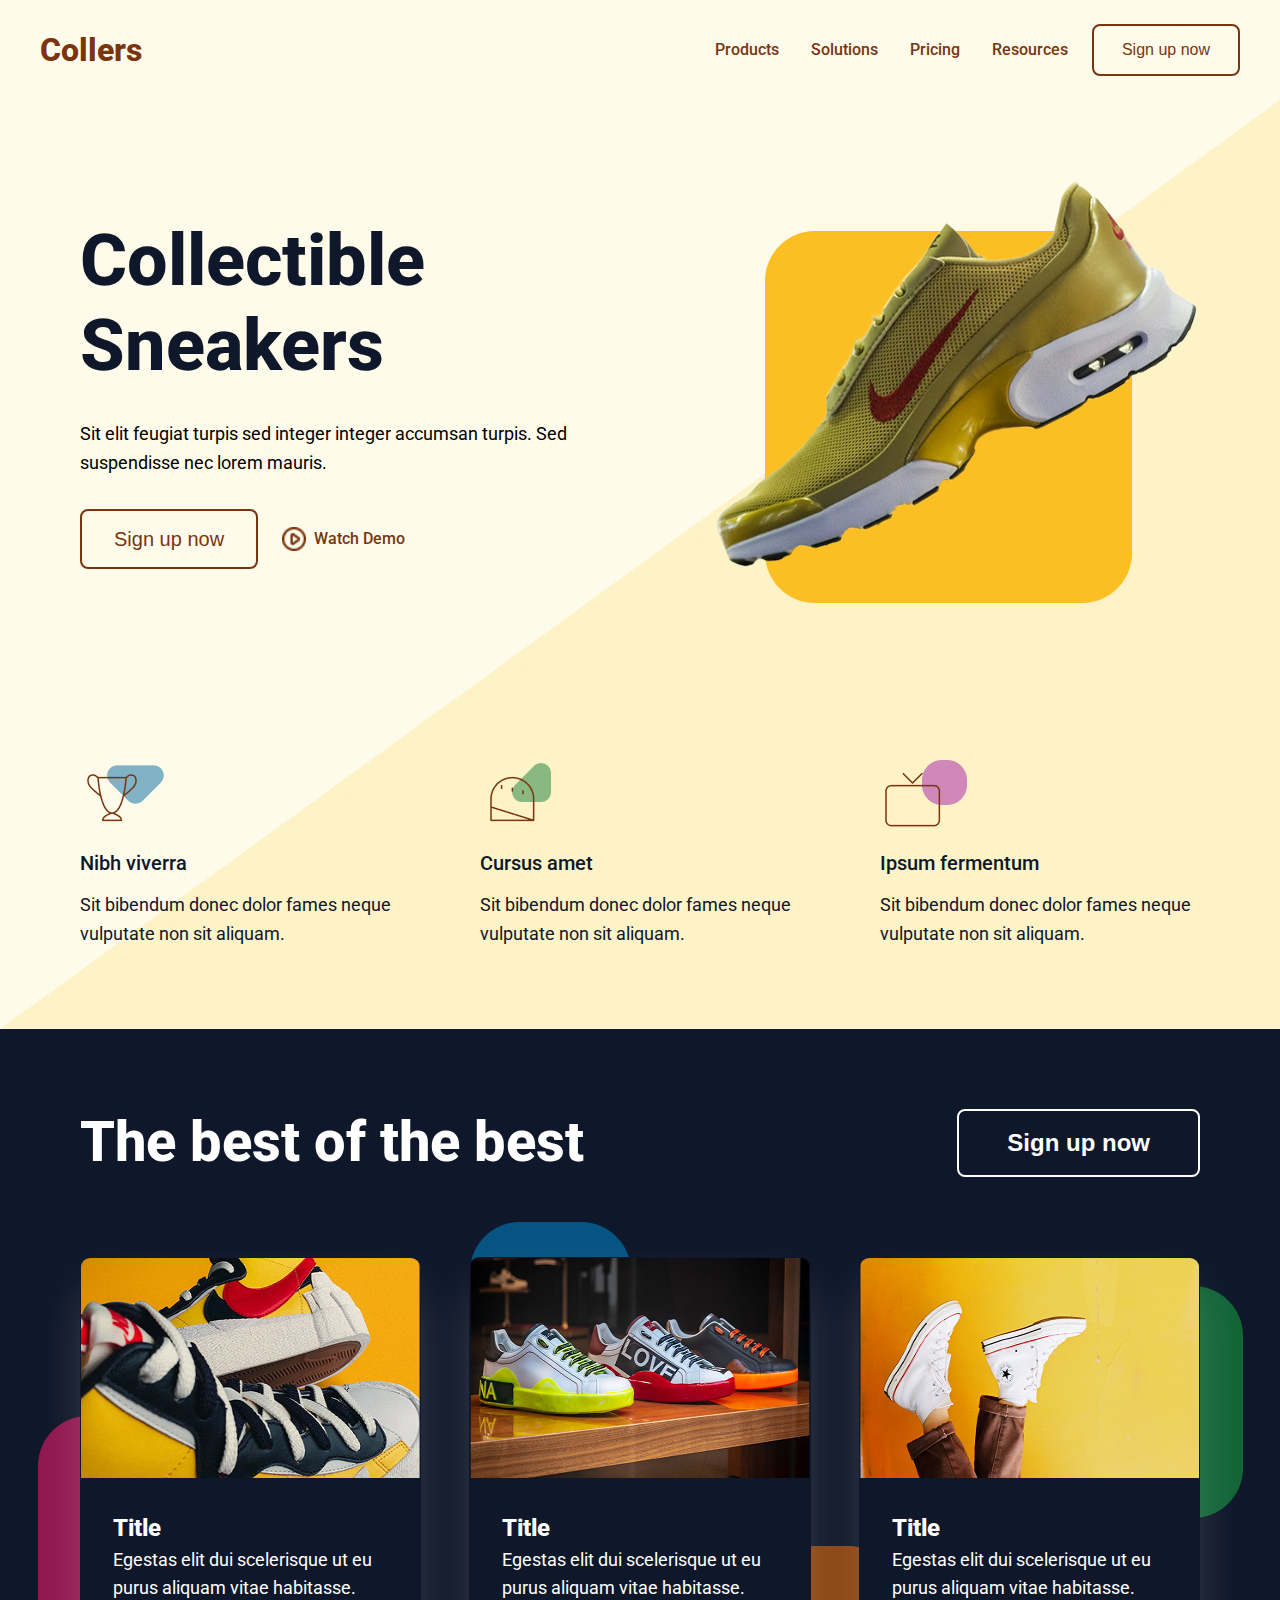
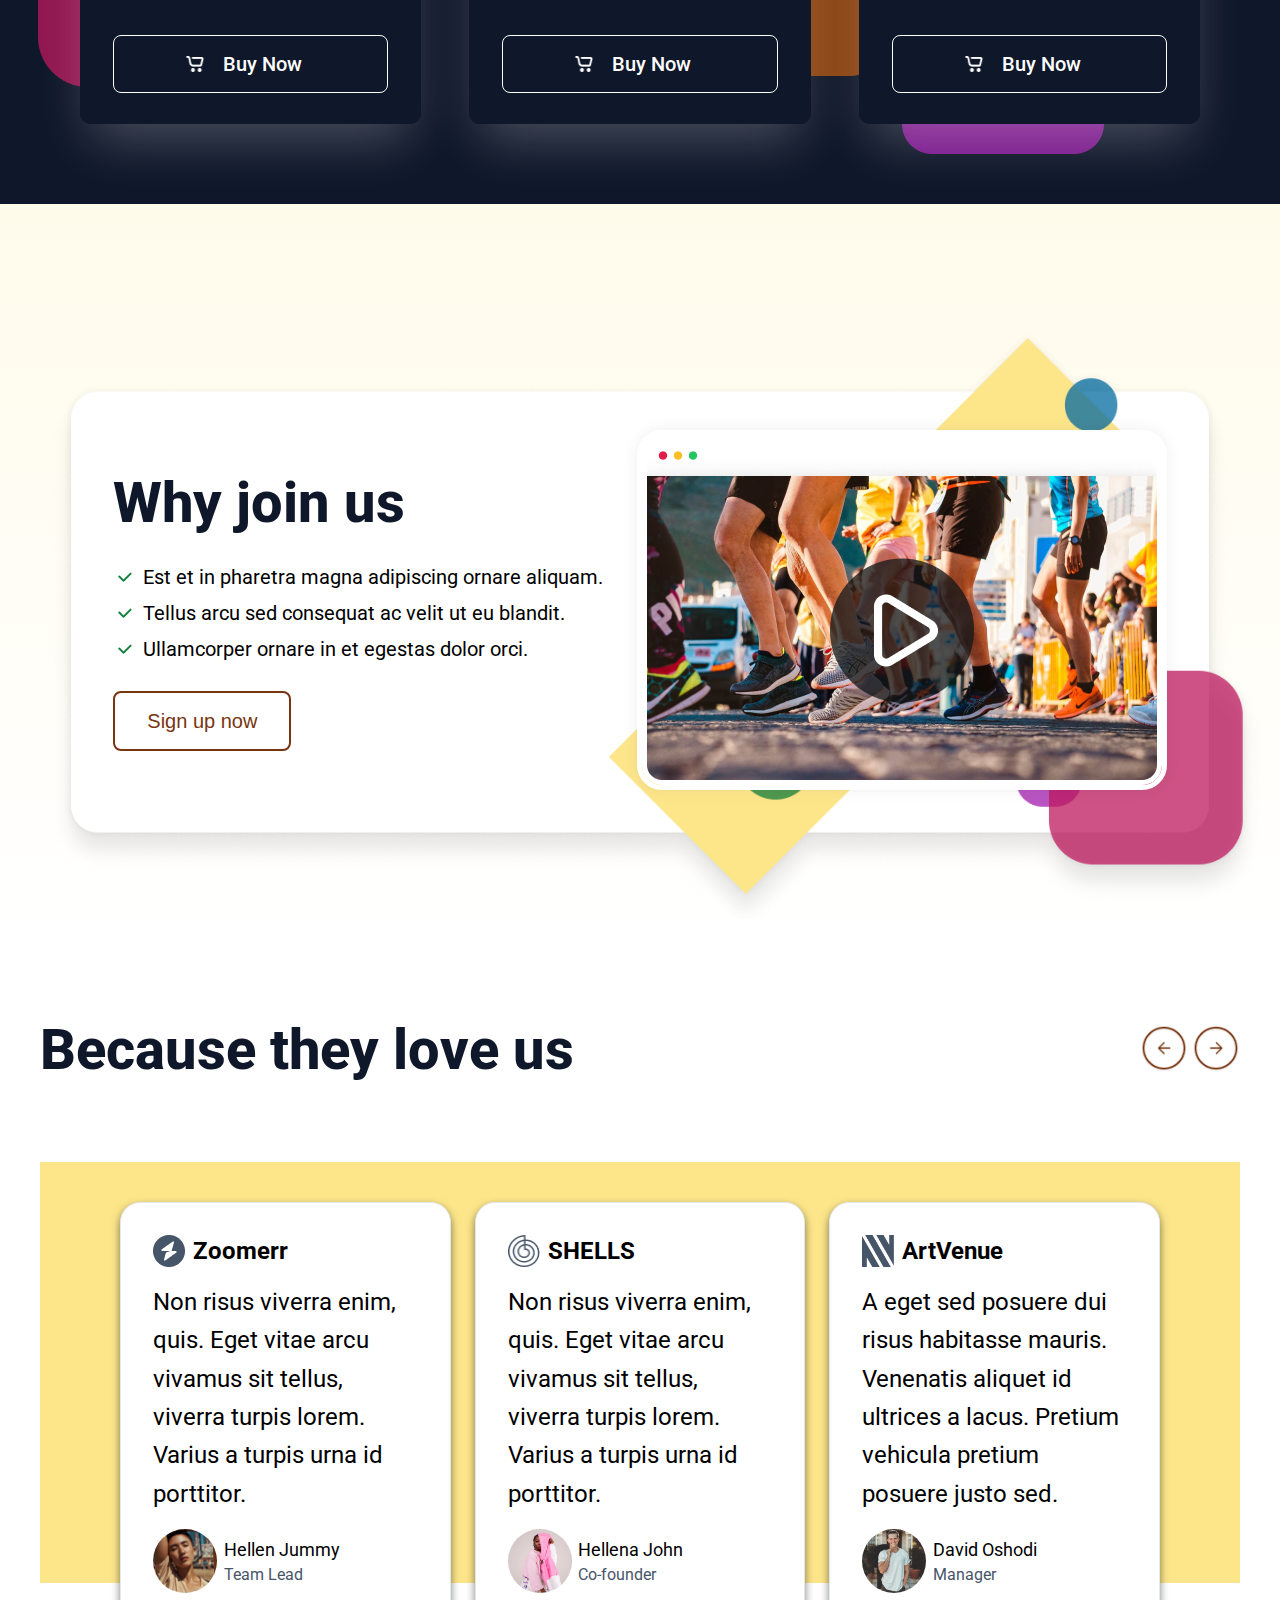
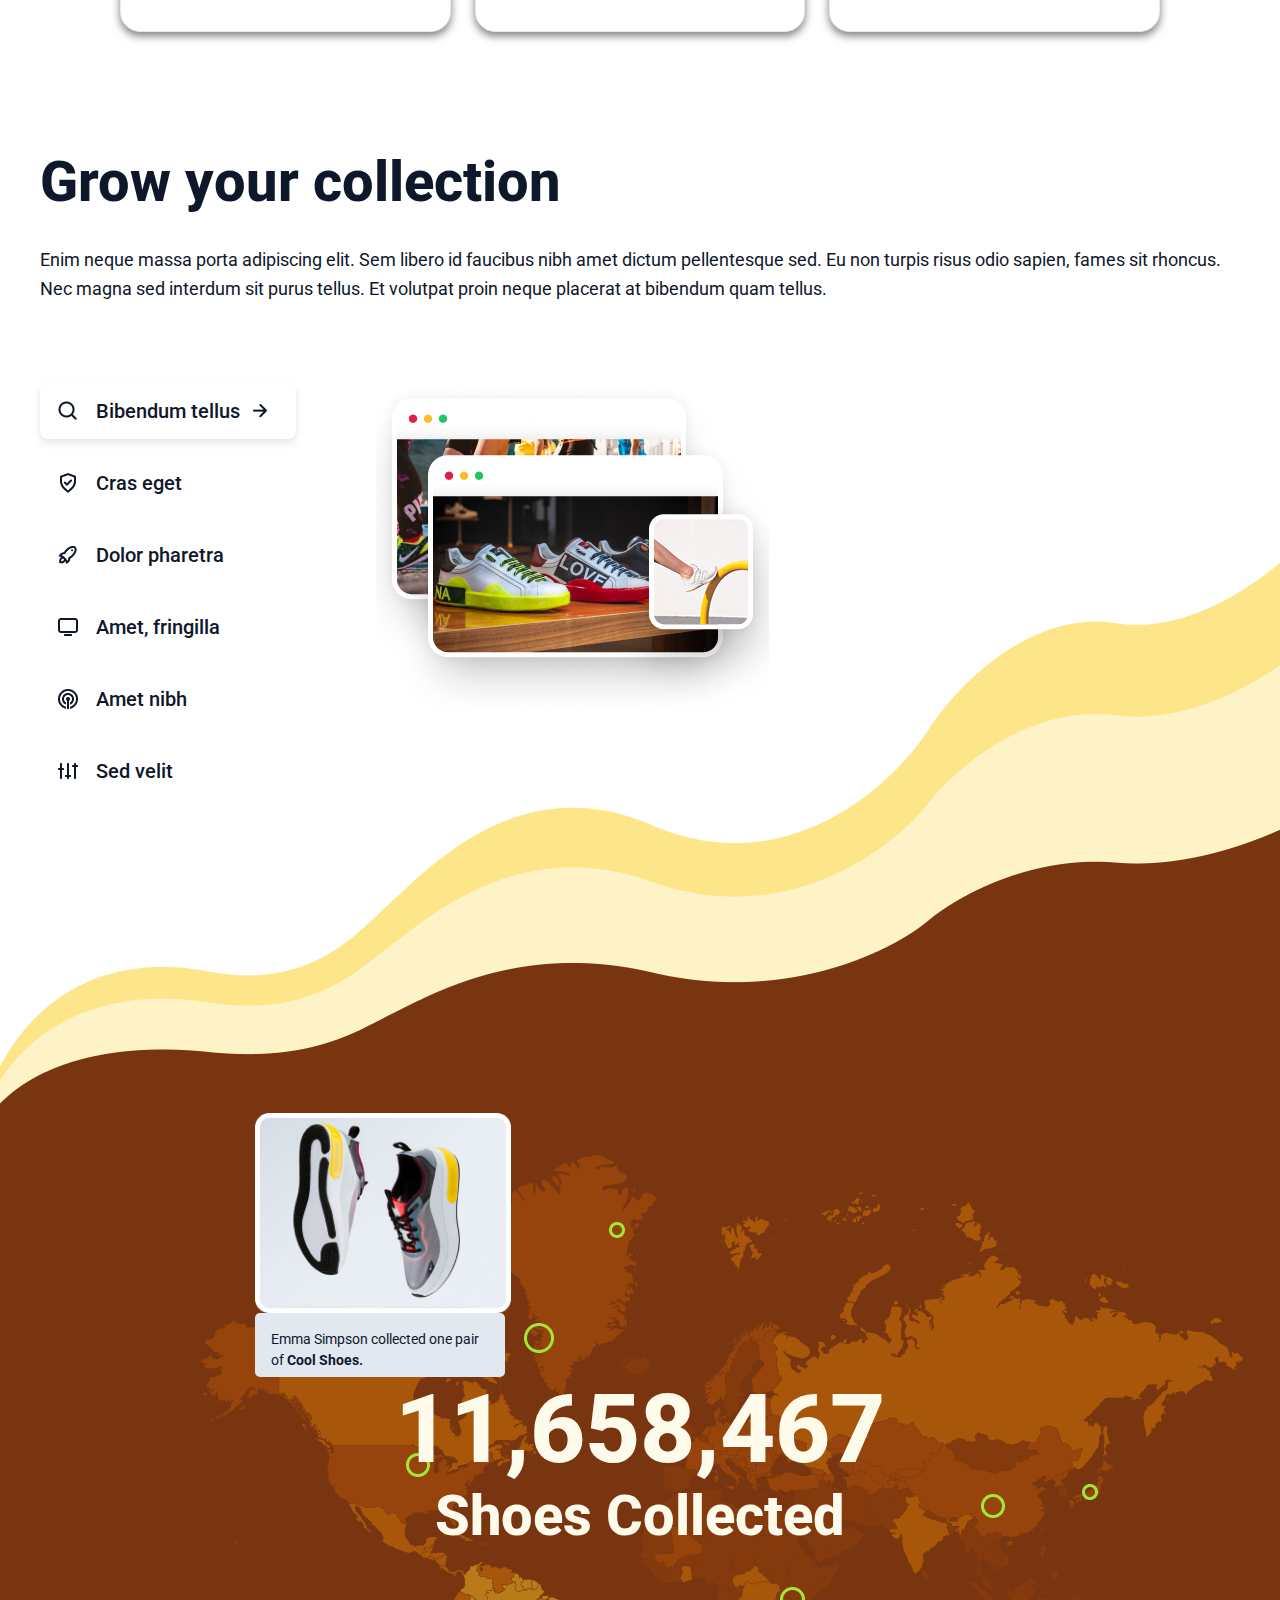
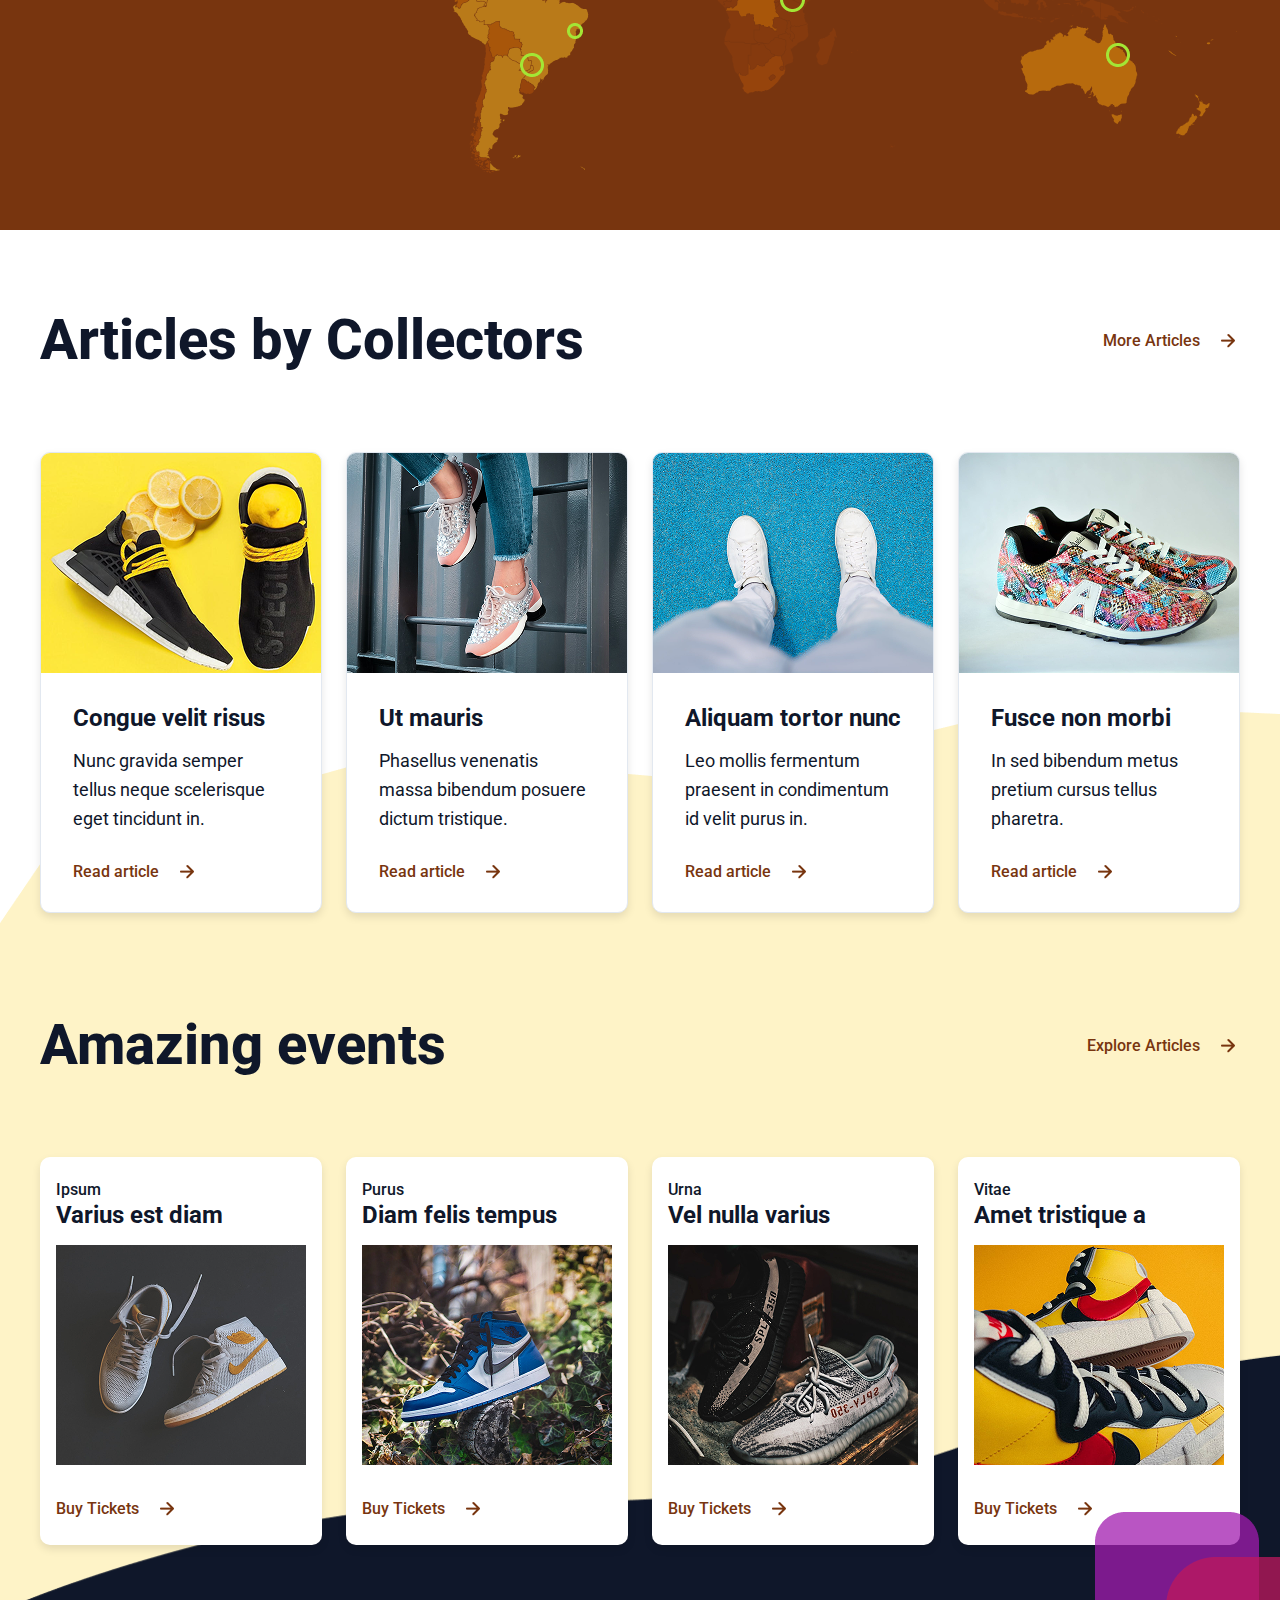
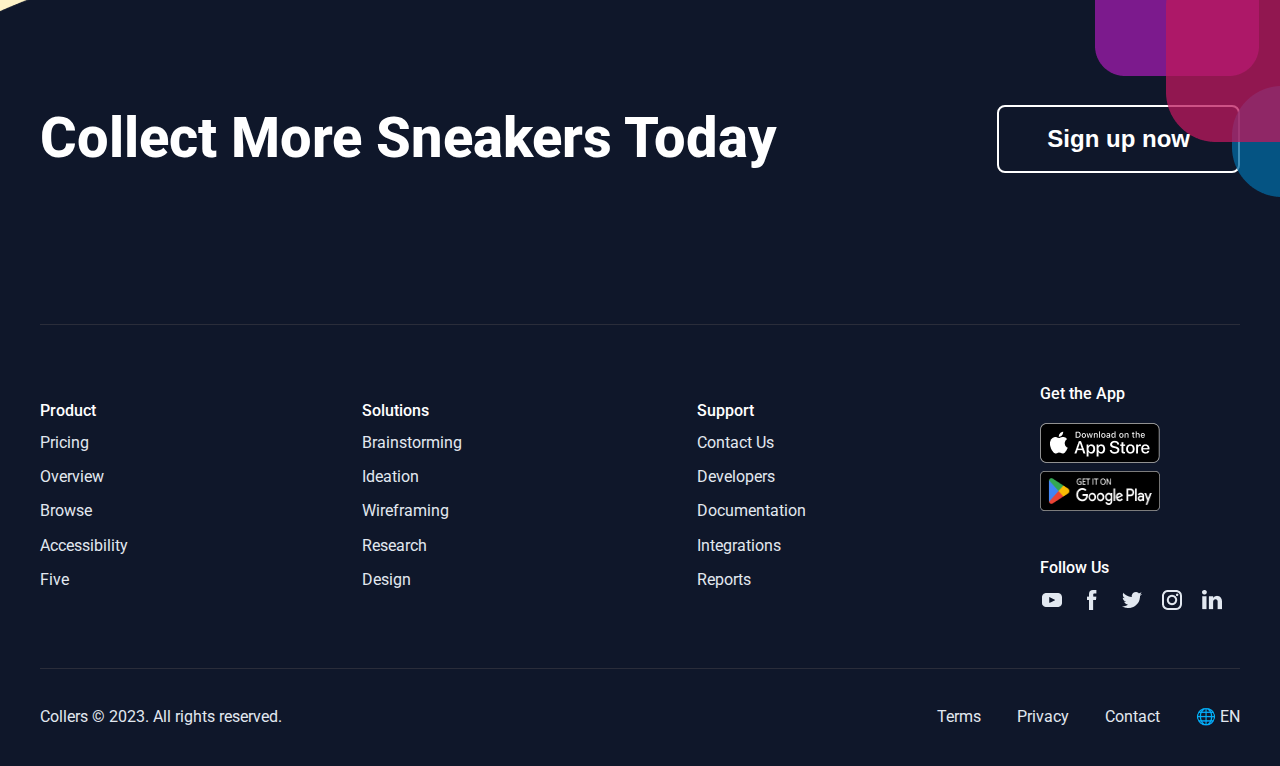
<file: index.html>
<!DOCTYPE html>
<html lang="en">

<head>
  <!-- Meta tags và liên kết -->
  <meta charset="UTF-8" />
  <meta name="viewport" content="width=device-width, initial-scale=1.0" />
  <title>Collectible Sneakers</title>

  <!-- Google Fonts -->
  <link href="https://fonts.googleapis.com/css2?family=Roboto:ital,wght@0,100..900;1,100..900&display=swap"
    rel="stylesheet">

  <!-- Font Awesome -->
  <link rel="stylesheet" href="https://cdnjs.cloudflare.com/ajax/libs/font-awesome/6.5.0/css/all.min.css">

  <!-- CSS -->
  <link rel="stylesheet" href="./assets/css/styles.css" />
  <link rel="stylesheet" href="./assets/css/grid.css" />
  <link rel="stylesheet" href="./assets/css/responsive.css" />

</head>

<body>

  <!-- Navbar -->
  <nav class="navbar">
    <div class="grid wide">
      <div class="navbar__container">
        <div class="navbar__logo">Collers</div>
        <img src="./assets/icon/navbar/menu-scale.png" class="" alt="">
        <ul class="navbar__links">
          <li><a href="#">Products</a></li>
          <li><a href="#">Solutions</a></li>
          <li><a href="#">Pricing</a></li>
          <li><a href="#">Resources</a></li>
          <button class="btn"><a href="#">Sign up now</a></button>
        </ul>
      </div>
      </div>


  </nav>

  <section class="hero-wrapper">
    <!-- Hero Section -->
    <div class="hero">
      <div class="grid wide">
        <div class="hero__container">
          <div class="hero__text  ">
            <h2>Collectible Sneakers</h2>
            <p>Sit elit feugiat turpis sed integer integer accumsan turpis. Sed suspendisse nec lorem mauris.</p>
            <div class="hero__button">
              <button class="btn"><a href="#">Sign up now</a></button>
              <a href="#" class="hero__watch">
                <img src="./assets/icon/hero/Play.png" class="hero__watch--icon" alt="Watch Icon">
                <span>Watch Demo</span>
              </a>
            </div>
          </div>
          <div class="hero__image">
            <img src="./assets/images/hero/HeroShoes.png" alt="Hero Image">
          </div>
  
          <div class="hero__image--mobile">
            <img src="./assets/images/hero/Pexels Photo by Ray Piedra.png" alt="Hero Image">
            <img src="./assets/images/hero/RectangleYellow.png" alt="Hero Image" >
          </div>
        </div>
      
      </div>
    </div>

    <!-- Features Section -->
    <div class="features">
      <div class="grid wide">
        <div class="features__container">
          <div class="feature">
            <!-- <img src="./assets/icon/feature/Group1525.png" alt="Overlay" class="feature__image-1"> -->
             <div class="feature__image-cup">
               <img src="./assets/icon/feature/Icon.png" alt="">
             </div>
            <h3>Nibh viverra</h3>
            <p>Sit bibendum donec dolor fames neque vulputate non sit aliquam.</p>
          </div>
          <div class="feature">
            <!-- <img src="./assets/icon/feature/Group1526.png" alt="Overlay"  class="feature__image-2"> -->
            <div class="feature__image-hamburger">
              <img src="./assets/icon/feature/Icon (1).png" alt="">
            </div>
            <h3>Cursus amet</h3>
            <p>Sit bibendum donec dolor fames neque vulputate non sit aliquam.</p>
          </div>
          <div class="feature">
            <!-- <img src="./assets/icon/feature/Group1527.png" alt="Overlay" class="feature__image-2"/> -->
             <div class="feature__image-tivi">
               <img src="./assets/icon/feature/Icon (2).png" alt="">
             </div>
            <h3>Ipsum fermentum</h3>
            <p>Sit bibendum donec dolor fames neque vulputate non sit aliquam.</p>
          </div>
        </div>
  
      </div>
    </div>
  </section>


  <!-- The Best Section -->
  <section class="the-best">
    <!-- Background Rectangles -->
    <img src="./assets/icon/the-best/Rectangle 26.png" alt="" class="rectangle-26">
    <img src="./assets/icon/the-best/Rectangle 25.png" alt="" class="rectangle-25">
    <img src="./assets/icon/the-best/Rectangle 27.png" alt="" class="rectangle-27">
    <img src="./assets/icon/the-best/Rectangle 25 (1).png" alt="" class="rectangle-251">
    <img src="./assets/icon/the-best/Rectangle 26 (1).png" alt="" class="rectangle-261">

    <!-- Section Header -->
     <div class="grid wide">
      <div class="the-best__header">
        <h2>The best of the best</h2>
        <button class="the-best__header--button">Sign up now</button>
      </div>
     </div>
    

    <!-- Product Cards -->
    <div class="container the-best__container">
      <!-- Card 1 -->
      <div class="the-best__card">
        <img src="./assets/images/the-best/Picture.png" alt="Sneaker 1">
        <div class="the-best__card-content">
          <h3 class="the-best__card-title">Title</h3>
          <p class="the-best__card-description">Egestas elit dui scelerisque ut eu purus aliquam vitae habitasse.</p>
        </div>
        <div class="the-best__card-layout">
          <div class="the-best__card-button">
            <img src="./assets/icon/the-best/shopping-cart.png" alt="">
            <a href="#" class="">Buy Now</a>
          </div>
        </div>
      </div>

      <!-- Card 2 -->
      <div class="the-best__card">
        <img src="./assets/images/the-best/Picture (1).png" alt="Sneaker 2">
        <div class="the-best__card-content">
          <h3 class="the-best__card-title">Title</h3>
          <p class="the-best__card-description">Egestas elit dui scelerisque ut eu purus aliquam vitae habitasse.</p>
        </div>
        <div class="the-best__card-layout">
          <div class="the-best__card-button">
            <img src="./assets/icon/the-best/shopping-cart.png" alt="">
            <a href="#" class="">Buy Now</a>
          </div>
        </div>
      </div>

      <!-- Card 3 -->
      <div class="the-best__card">
        <img src="./assets/images/the-best/Picture (2).png" alt="Sneaker 3">
        <div class="the-best__card-content">
          <h3 class="the-best__card-title">Title</h3>
          <p class="the-best__card-description">Egestas elit dui scelerisque ut eu purus aliquam vitae habitasse.</p>
        </div>
        <div class="the-best__card-layout">
          <div class="the-best__card-button">
            <img src="./assets/icon/the-best/shopping-cart.png" alt="">
            <a href="#" class="">Buy Now</a>
          </div>
        </div>
      </div>
    </div> 
  </section>

  <!-- Why Join Section -->
  <section class="why-join">
    <img src="./assets/icon/why-join/mobile/Rectangle 30 (1).png" alt="" class="rectangle-301">
    <img src="./assets/icon/why-join/mobile/Rectangle 25 (3).png" alt="" class="rectangle-253"> 
    <img src="./assets/icon/why-join/mobile/Rectangle 28 (1).png" alt="" class="rectangle-281">
    <img src="./assets/icon/why-join/mobile/Rectangle 29 (1).png" alt="" class="rectangle-291">
    <img src="./assets/icon/why-join/mobile/Rectangle 26 (3).png" alt="" class="rectangle-263">
    <img src="./assets/icon/why-join/mobile/Rectangle 27 (1).png" alt="" class="rectangle-271">


    <div class="why-join__container">
      <!-- Left Content -->
      <div class="why-join__content">
        <h2>Why join us</h2>
        <ul>
          <li>
            <img src="./assets/icon/why-join/check.png" alt="Check Icon" class="why-join__icon">
            <span>Est et in pharetra magna adipiscing ornare aliquam.</span>
          </li>
          <li>
            <img src="./assets/icon/why-join/check.png" alt="Check Icon" class="why-join__icon">
            <span>Tellus arcu sed consequat ac velit ut eu blandit.</span>
          </li>
          <li>
            <img src="./assets/icon/why-join/check.png" alt="Check Icon" class="why-join__icon">
            <span>Ullamcorper ornare in et egestas dolor orci.</span>
          </li>
        </ul>
        <button class="btn"><a href="#">Sign up now</a></button>
      </div>

      <!-- Right Video/Image -->
      <div class="why-join__video">
        <img src="./assets/images/why-join/Video.png" alt="Video preview">
      </div>
    </div>
  </section>

  <!-- Because They Love Us Section -->
  <section class="because">
    <!-- Section Header -->
    <div class="because__header  container">
      <h2>Because they love us</h2>
      <div class="because__header-icon">
        <img src="./assets/icon/because/arrow-left.png" alt="" class="because-icon">
        <img src="./assets/icon/because/arrow-right.png" alt="" class="because-icon">
      </div>
    </div>

    <!-- Testimonial Cards -->
    <div class="because__container  grid wide">
      <!-- Card 1 -->
      <div class="because-card">
        <div class="because-card__header">
          <img src="./assets/icon/because/Icon1.png" alt="Logo" class="because-card__image">
          <h3 class="because-card__title">Zoomerr</h3>
        </div>
        <p class="because-card__description">Non risus viverra enim, quis. Eget vitae arcu vivamus sit tellus, viverra
          turpis lorem. Varius a turpis urna id porttitor.</p>
        <div class="because-card__user">
          <img src="./assets/avatar/558cb79ef83fbd49cdf87134bb331c6a7d3a9eaa.jpg" alt="Hellena Jummy">
          <div class="because-card__user-info">
            <p>Hellen Jummy</p>
            <span>Team Lead</span>
          </div>
        </div>
      </div>

      <!-- Card 2 -->
      <div class="because-card">
        <div class="because-card__header">
          <img src="./assets/icon/because/Icon2.png" alt="Logo" class="because-card__image">
          <h3 class="because-card__title">SHELLS</h3>
        </div>
        <p class="because-card__description">Non risus viverra enim, quis. Eget vitae arcu vivamus sit tellus, viverra
          turpis lorem. Varius a turpis urna id porttitor.</p>
        <div class="because-card__user">
          <img src="./assets/avatar/49685ac7b81e766e223bcb38bd406643740bb4b1.jpg" alt="Hellena John">
          <div class="because-card__user-info">
            <p>Hellena John</p>
            <span>Co-founder</span>
          </div>
        </div>
      </div>

      <!-- Card 3 -->
      <div class="because-card">
        <div class="because-card__header">
          <img src="./assets/icon/because/Icon3.png" alt="Logo" class="because-card__image">
          <h3 class="because-card__title">ArtVenue</h3>
        </div>
        <p class="because-card__description">A eget sed posuere dui risus habitasse mauris. Venenatis aliquet id
          ultrices a lacus. Pretium vehicula pretium posuere justo sed.</p>
        <div class="because-card__user">
          <img src="./assets/avatar/845c0a7e76a09dd9880480e7c59f7385cde7161f.jpg" alt="David Oshodi">
          <div class="because-card__user-info">
            <p>David Oshodi</p>
            <span>Manager</span>
          </div>
        </div>
      </div>
    </div>
  </section>

  <!-- Begin Grow -->
  <section class="grow">
    <div class="grid wide">
      <h2>Grow your collection</h2>
      <p>Enim neque massa porta adipiscing elit. Sem libero id faucibus nibh amet dictum pellentesque sed. Eu non turpis
        risus odio sapien, fames sit rhoncus.
        Nec magna sed interdum sit purus tellus. Et volutpat proin neque placerat at bibendum quam tellus.</p>
      <div class="grow__sidebar">
        <ul>
          <li>
            <img src="./assets/icon/grow/search.png">
            <span>Bibendum tellus</span>
            <img src="./assets/icon/grow/arrow-right.png">
          </li>
          <li>
            <img src="./assets/icon/grow/shield-check.png">
            <span>Cras eget</span>
          </li>
          <li>
            <img src="./assets/icon/grow/rocket.png">
            <span>Dolor pharetra</span>
          </li>
          <li>
            <img src="./assets/icon/grow/screen.png">
            <span>Amet, fringilla</span>
          </li>
          <li>
            <img src="./assets/icon/grow/podcast.png">
            <span>Amet nibh</span>
          </li>
          <li>
            <img src="./assets/icon/grow/settings-alt.png">
            <span>
              Sed velit
            </span>
          </li>
        </ul>


        <div class="grow__image">
          <img src="./assets/images/grow/Shoes.png" alt="Shoes" />
        </div>

        <div class="grow__image--mobile">
          <img src="./assets/images/grow/ShoesMobile.png" alt="Shoes" />

        </div>
      </div>
    </div>

  </section>
  <!-- End Grow -->

  <!-- Start: Map -->
  <section class="map">
    <div class="map__image">
      <img src="/assets/images/map/Shoes.png" alt="">
      <div class="map__image--description">
        <span>Emma Simpson collected one pair of <strong>Cool Shoes.</strong></span>

      </div>
    </div>
    <div class="map__container">
      <div class="content">
        <p>11,658,467</p>
        <h3>Shoes Collected</h3>
      </div>
    </div>


  </section>
  <!-- End: Map -->

  <!-- Begin: Articles -->
  <div class="articles ">
    <div class="grid wide">
      <div class="articles__header">
        <h2>Articles by Collectors</h2>
        <div class="articles__header-icon">
          <span>More Articles</span>
          <img src="./assets/icon/articles/arrow-right (2).png" alt="" class="articles-icon">
        </div>
      </div>

      <div class="articles__container">
        <div class="articles__card ">
          <img src="./assets/images/articles/Picture (4).png" alt="Sneaker 1">
          <div class="articles__card-content">
            <h3 class="articles__card-title">Congue velit risus</h3>
            <p class="articles__card-description">Nunc gravida semper tellus neque scelerisque eget tincidunt in.</p>
          </div>
          <div class="articles__card-button">
            <a href="#" class="">Read article</a>
            <img src="./assets/icon/articles/arrow-right (2).png" alt="" class="articles-icon">
          </div>
        </div>

        <div class="articles__card ">
          <img src="./assets/images/articles/Picture (5).png" alt="Sneaker 1">
          <div class="articles__card-content">
            <h3 class="articles__card-title">Ut mauris</h3>
            <p class="articles__card-description">Phasellus venenatis massa bibendum posuere dictum tristique.</p>
          </div>
          <div class="articles__card-button">
            <a href="#" class="">Read article</a>
            <img src="./assets/icon/articles/arrow-right (2).png" alt="" class="articles-icon">
          </div>
        </div>

        <div class="articles__card ">
          <img src="./assets/images/articles/Picture (6).png" alt="Sneaker 1">
          <div class="articles__card-content">
            <h3 class="articles__card-title">Aliquam tortor nunc</h3>
            <p class="articles__card-description">Leo mollis fermentum praesent in condimentum id velit purus in.</p>
          </div>
          <div class="articles__card-button">
            <a href="#" class="">Read article</a>
            <img src="./assets/icon/articles/arrow-right (2).png" alt="" class="articles-icon">
          </div>
        </div>

        <div class="articles__card  ">
          <img src="./assets/images/articles/Picture (7).png" alt="Sneaker 1">
          <div class="articles__card-content">
            <h3 class="articles__card-title">Fusce non morbi</h3>
            <p class="articles__card-description">In sed bibendum metus pretium cursus tellus pharetra.</p>
          </div>
          <div class="articles__card-button">
            <a href="#" class="">Read article</a>
            <img src="./assets/icon/articles/arrow-right (2).png" alt="" class="articles-icon">
          </div>
        </div>

      </div>
    </div>


  </div>
  <!-- End: Articles -->
  <!-- Start: Amazing -->
  <div class="amazing ">
    <img src="./assets/images/amazing/Backlights (1).png" alt="" class="amazing__backlight">
    <div class="grid wide">
      <div class="amazing__header">
        <h2>Amazing events</h2>
        <div class="amazing__header-icon">
          <span>Explore Articles</span>
          <img src="./assets/icon/amazing/arrow-right (2).png" alt="" class="amazing-icon">
        </div>
      </div>

      <div class="amazing__container">
        <div class="amazing__card ">
          <div class="amazing__card-content">
            <p class="amazing__card-description">Ipsum</p>
            <h3 class="amazing__card-title">Varius est diam</h3>
          </div>
          <img src="./assets/images/amazing/Picture (9).png" alt="Sneaker 1">

          <div class="amazing__card-button">
            <a href="#" class="">Buy Tickets</a>
            <img src="./assets/icon/amazing/arrow-right (2).png" alt="" class="amazing-icon">
          </div>
        </div>

        <div class="amazing__card ">
          <div class="amazing__card-content">
            <p class="amazing__card-description">Purus</p>
            <h3 class="amazing__card-title">Diam felis tempus</h3>
          </div>
          <img src="./assets/images/amazing/Picture (10).png" alt="Sneaker 1">

          <div class="amazing__card-button">
            <a href="#" class="">Buy Tickets</a>
            <img src="./assets/icon/amazing/arrow-right (2).png" alt="" class="amazing-icon">
          </div>
        </div>

        <div class="amazing__card ">
          <div class="amazing__card-content">
            <p class="amazing__card-description">Urna</p>
            <h3 class="amazing__card-title">Vel nulla varius</h3>
          </div>
          <img src="./assets/images/amazing/Picture (11).png" alt="Sneaker 1">

          <div class="amazing__card-button">
            <a href="#" class="">Buy Tickets</a>
            <img src="./assets/icon/amazing/arrow-right (2).png" alt="" class="amazing-icon">
          </div>
        </div>

        <div class="amazing__card ">
          <div class="amazing__card-content">
            <p class="amazing__card-description">Vitae</p>
            <h3 class="amazing__card-title">Amet tristique a</h3>
          </div>
          <img src="./assets/images/amazing/Picture (12).png" alt="Sneaker 1">

          <div class="amazing__card-button">
            <a href="#" class="">Buy Tickets</a>
            <img src="./assets/icon/amazing/arrow-right (2).png" alt="" class="amazing-icon">
          </div>
        </div>
      </div>

      <div class="amazing__footer">
        <h2>Collect More Sneakers Today</h2>
        <button class="amazing__footer--button">Sign up now</button>
      </div>
    </div>


  </div>
  <!-- End: Amazing -->
  <!-- Footer -->
  <footer class="footer ">
    <div class="footer__container  container">
      <div class="footer__section">
        <h4>Product</h4>
        <ul>
          <li><a href="#">Pricing</a></li>
          <li><a href="#">Overview</a></li>
          <li><a href="#">Browse</a></li>
          <li><a href="#">Accessibility</a></li>
          <li><a href="#">Five</a></li>
        </ul>
      </div>
      <div class="footer__section">
        <h4>Solutions</h4>
        <ul>
          <li><a href="#">Brainstorming</a></li>
          <li><a href="#">Ideation</a></li>
          <li><a href="#">Wireframing</a></li>
          <li><a href="#">Research</a></li>
          <li><a href="#">Design</a></li>
        </ul>
      </div>
      <div class="footer__section">
        <h4>Support</h4>
        <ul>
          <li><a href="#">Contact Us</a></li>
          <li><a href="#">Developers</a></li>
          <li><a href="#">Documentation</a></li>
          <li><a href="#">Integrations</a></li>
          <li><a href="#">Reports</a></li>
        </ul>
      </div>
      <div class="footer__section app-links">
        <h4>Get the App</h4>
        <a href="#"><img src="./assets/images/footer/App Store - Filled.png" alt="App Store" /></a>
        <a href="#"><img src="./assets/images/footer/Google Play.png" alt="Google Play" /></a>
        <h4>Follow Us</h4>
        <div class="social-icons">
          <a href="#"><img src="./assets/icon/footer/youtube.png" alt="YouTube" /></a>
          <a href="#"><img src="./assets/icon/footer/facebook.png" alt="Facebook" /></a>
          <a href="#"><img src="./assets/icon/footer/twitter.png" alt="Twitter" /></a>
          <a href="#"><img src="./assets/icon/footer/instagram.png" alt="Instagram" /></a>
          <a href="#"><img src="./assets/icon/footer/linkedin.png" alt="LinkedIn" /></a>
        </div>
      </div>
    </div>
    <div class="footer__bottom container">
      <span>Collers © 2023. All rights reserved.</span>
      <div class="footer__links">
        <a href="#">Terms</a>
        <a href="#">Privacy</a>
        <a href="#">Contact</a>
        <a href="#">🌐 EN</a>
      </div>
    </div>
  </footer>
<!-- End: Footer -->

</body>

</html>
</file>
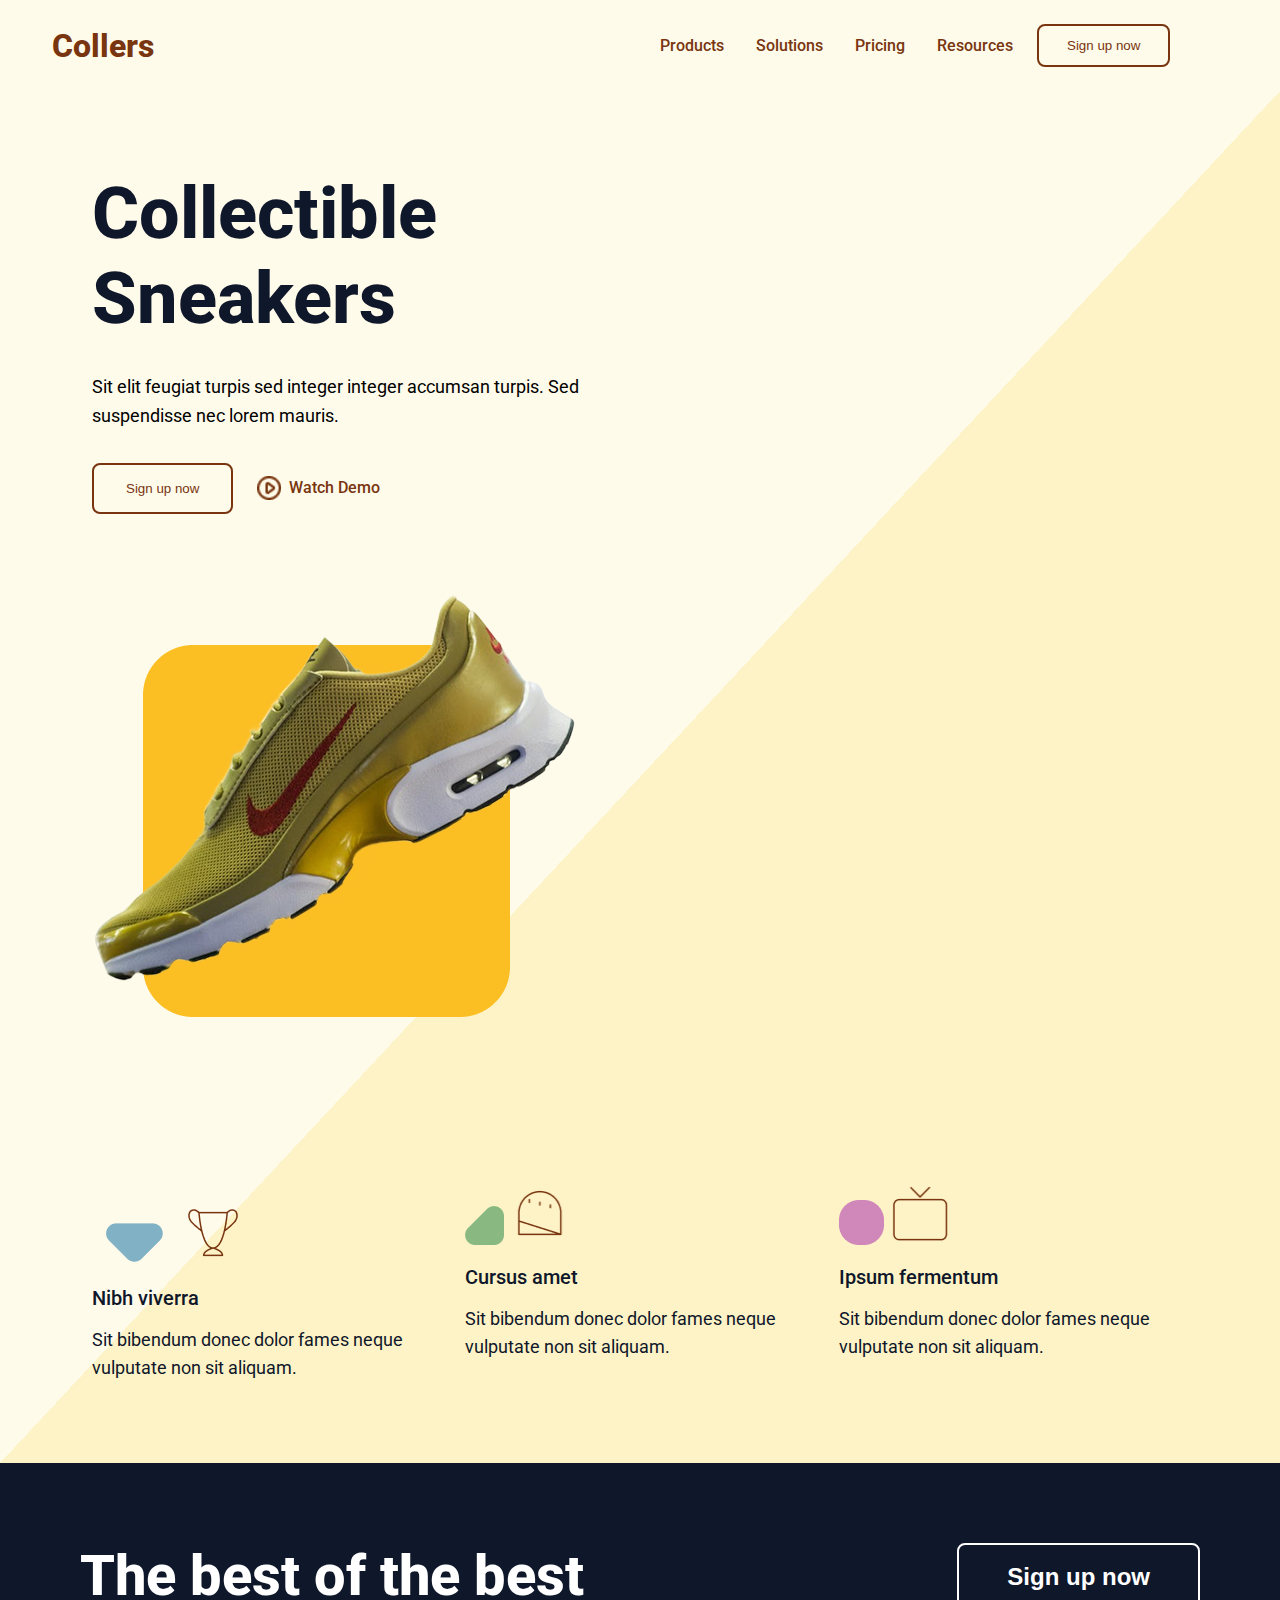
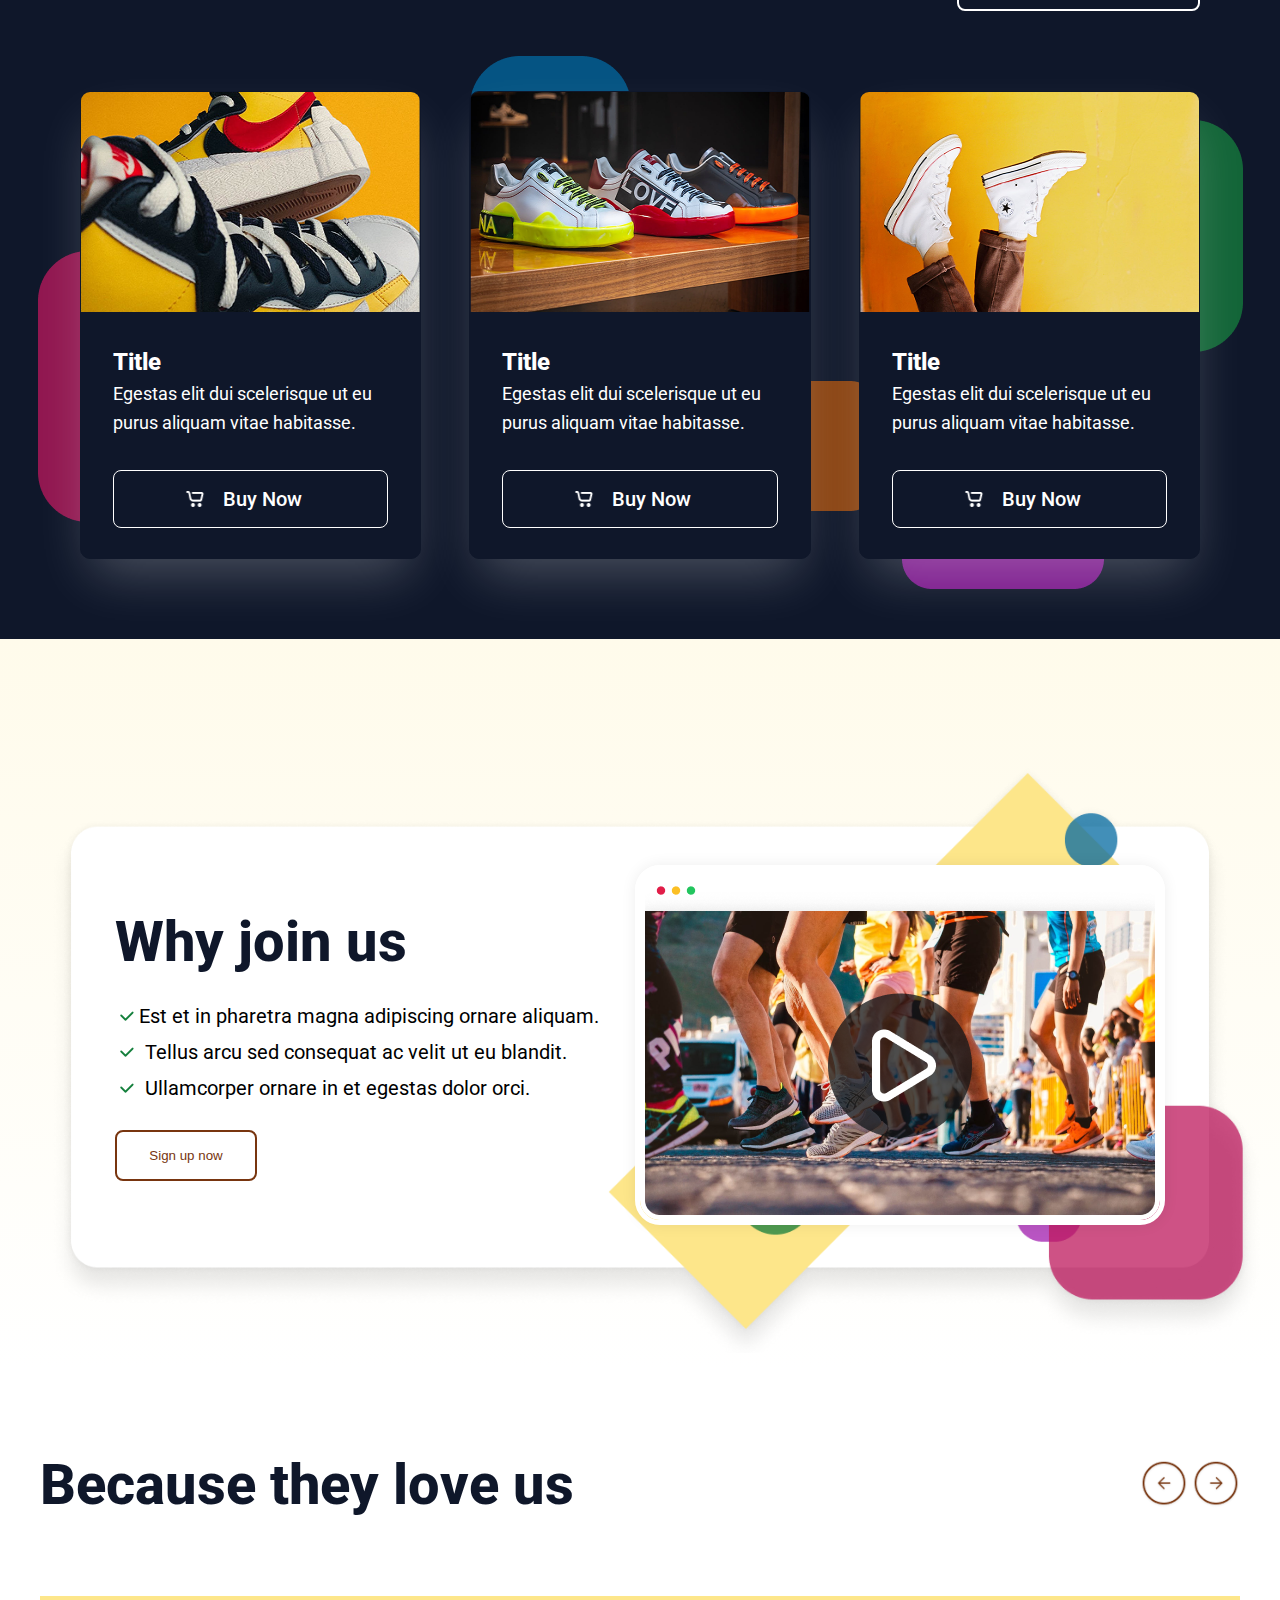
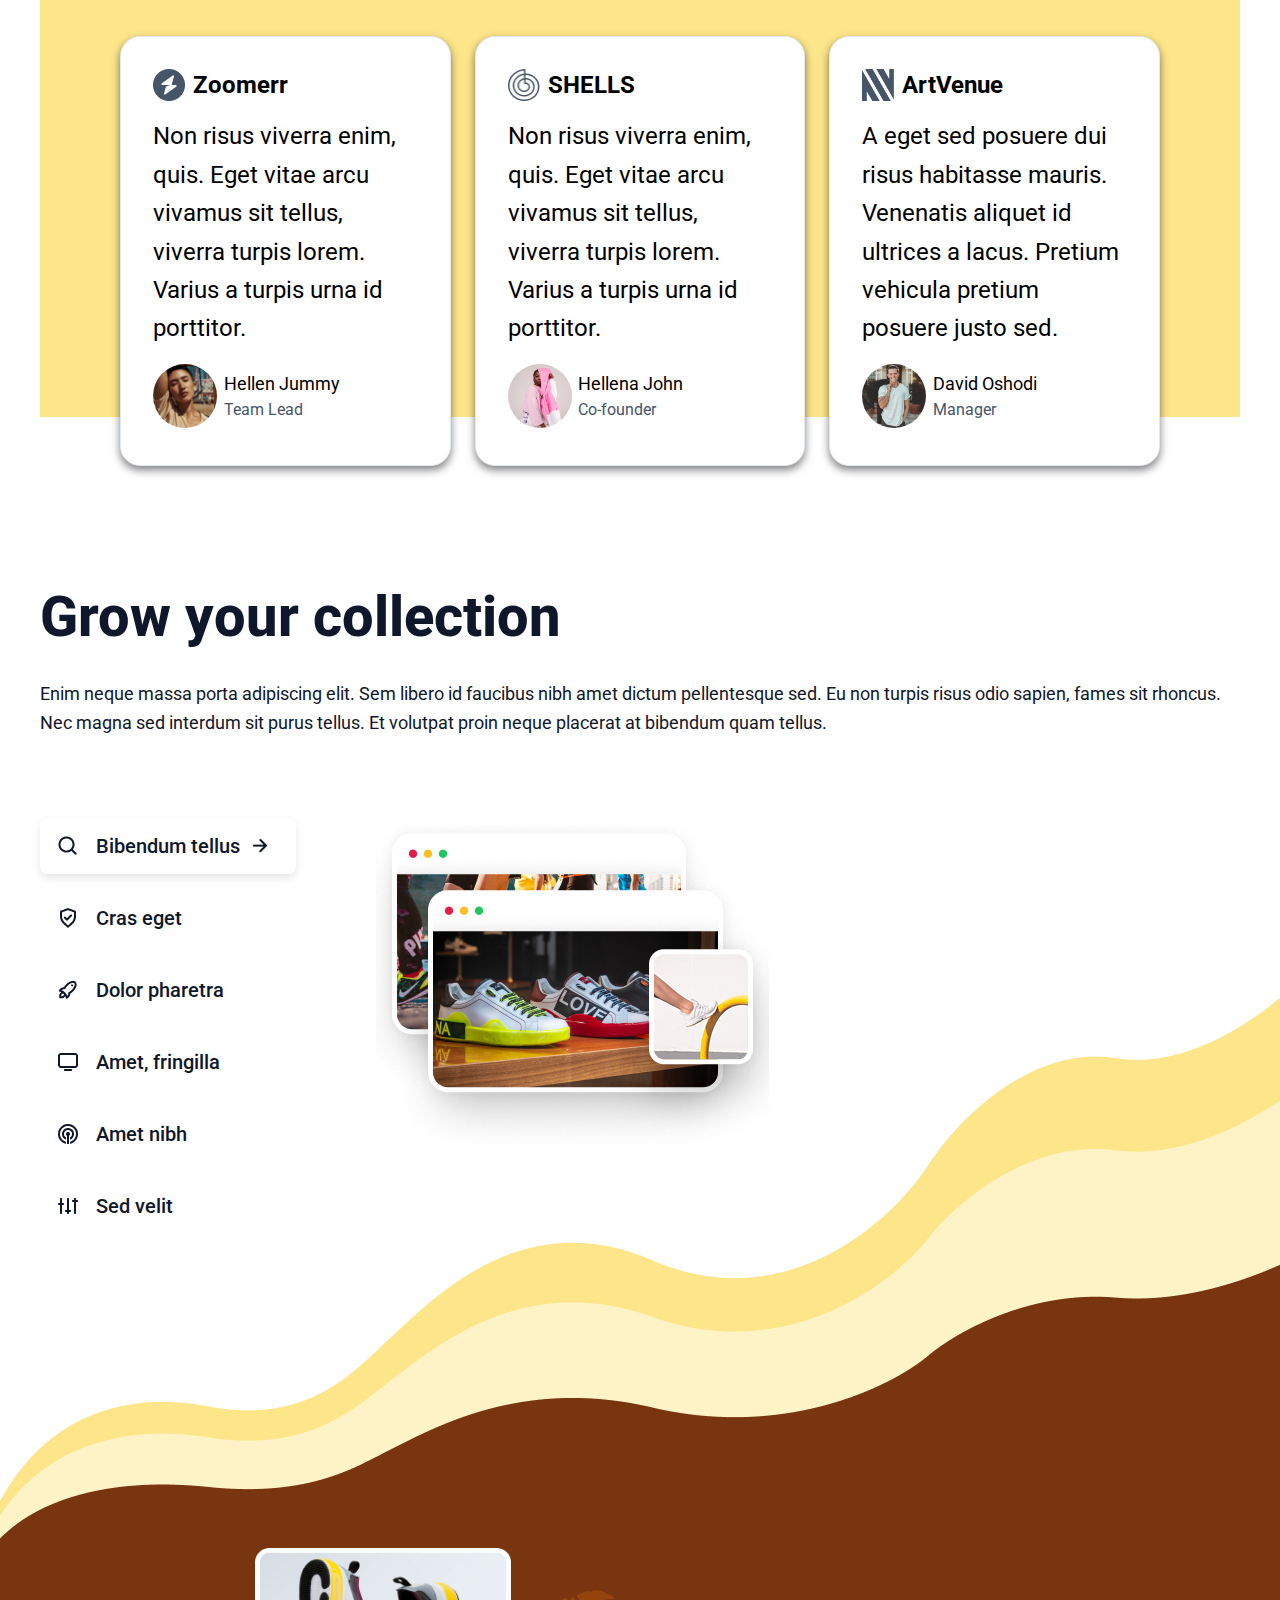
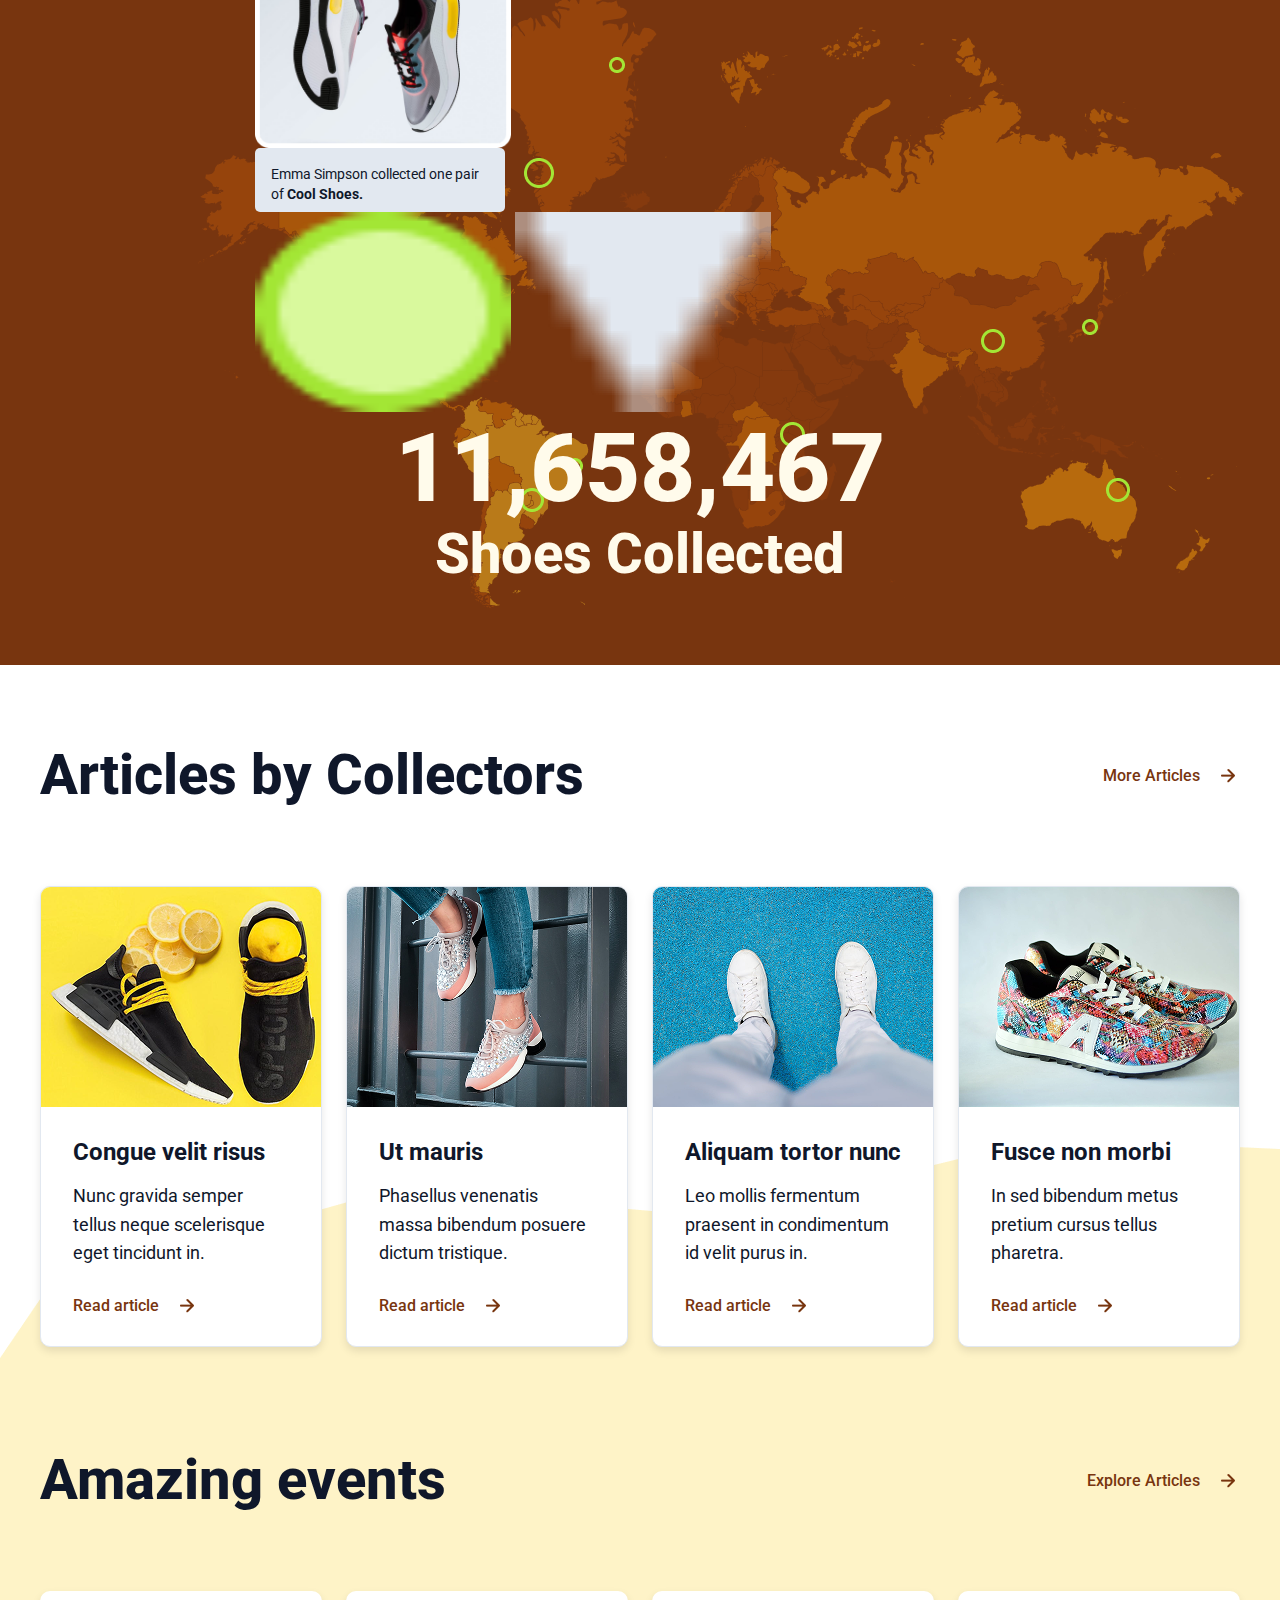
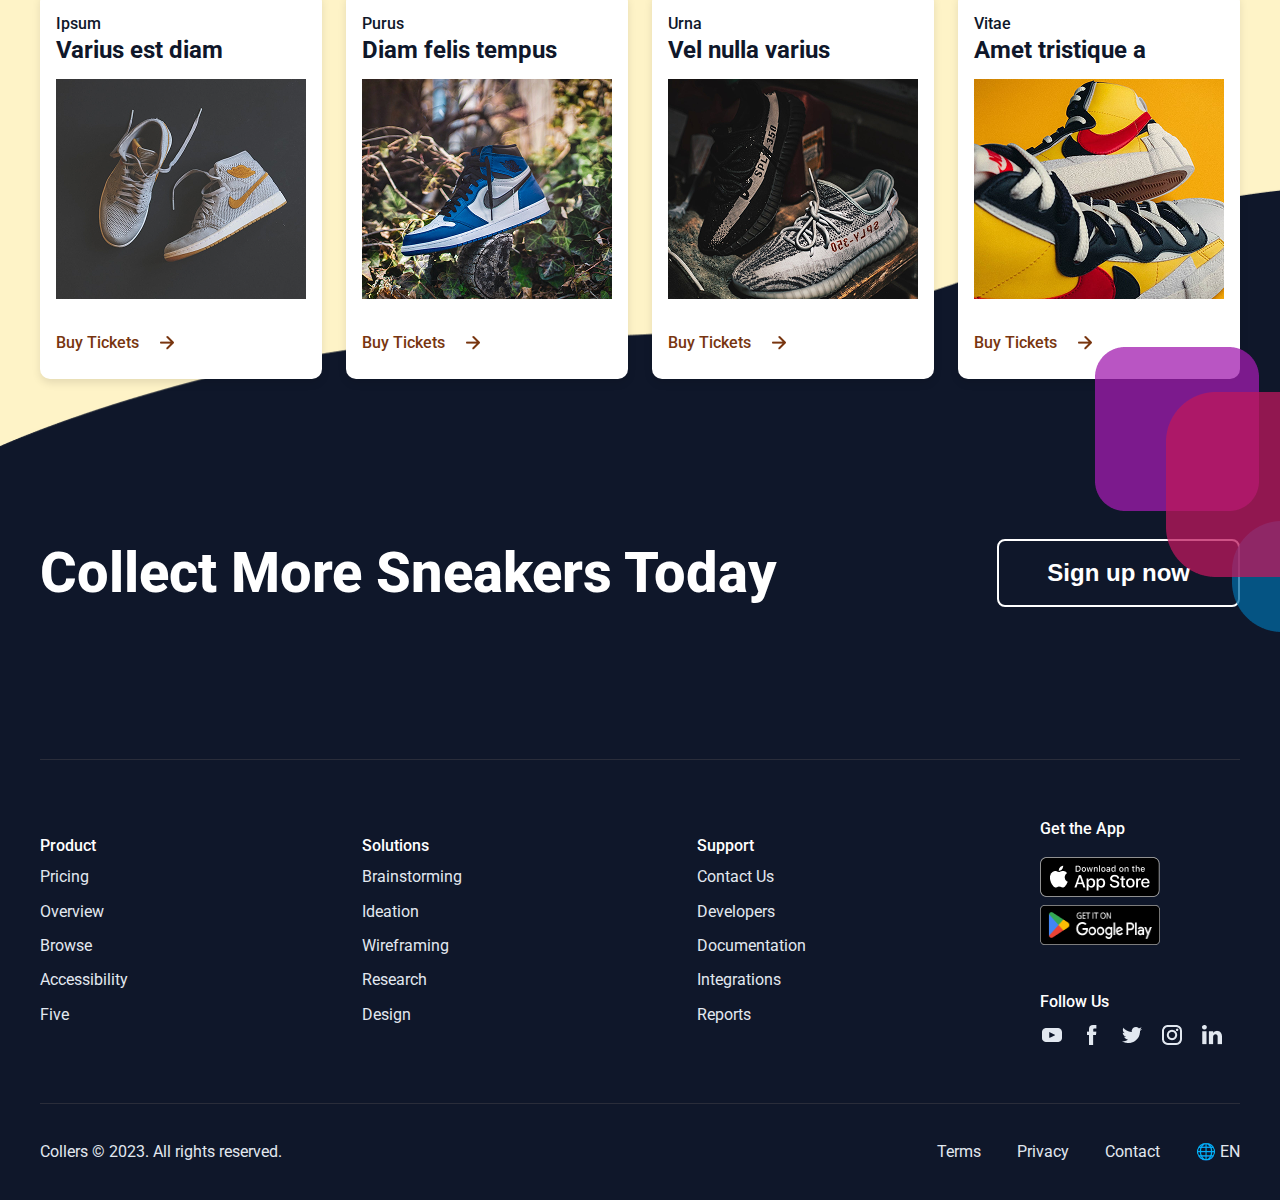
<file: test.html>
<!DOCTYPE html>
<html lang="en">

<head>
  <!-- Meta tags và liên kết -->
  <meta charset="UTF-8" />
  <meta name="viewport" content="width=device-width, initial-scale=1.0" />
  <title>Collectible Sneakers</title>

  <!-- Google Fonts -->
  <link href="https://fonts.googleapis.com/css2?family=Roboto:ital,wght@0,100..900;1,100..900&display=swap"
    rel="stylesheet">

  <!-- Font Awesome -->
  <link rel="stylesheet" href="https://cdnjs.cloudflare.com/ajax/libs/font-awesome/6.5.0/css/all.min.css">

  <!-- CSS -->
  <link rel="stylesheet" href="./assets/css/styles.css" />
  <link rel="stylesheet" href="./assets/css/grid.css" />
  <link rel="stylesheet" href="./assets/css/responsive.css" />

</head>

<body>

  <!-- Navbar -->
  <nav class="navbar">
    <div class="grid wide row navbar__container">
      <div class="navbar__logo col l-6 ">Collers</div>
      <img src="./assets/icon/navbar/menu-scale.png" class="" alt="">
      <ul class="navbar__links col l-6">
        <li><a href="#">Products</a></li>
        <li><a href="#">Solutions</a></li>
        <li><a href="#">Pricing</a></li>
        <li><a href="#">Resources</a></li>
        <li><button class="btn">Sign up now</button></li>
      </ul>
    </div>
  </nav>

  <section class="hero-wrapper">
    <!-- Hero Section -->
    <div class="hero">
      <div class="grid wide row hero__container">
        <div class="hero__text col l-6 ">
          <h2>Collectible Sneakers</h2>
          <p>Sit elit feugiat turpis sed integer integer accumsan turpis. Sed suspendisse nec lorem mauris.</p>
          <div class="hero__button">
            <button class="btn hero__signup">Sign up now</button>
            <a href="#" class="hero__watch">
              <img src="./assets/icon/hero/Play.png" class="hero__watch--icon" alt="Watch Icon">
              <span>Watch Demo</span>
            </a>
          </div>
        </div>
        <div class="hero__image col l-6">
          <img src="./assets/images/hero/HeroShoes.png" alt="Hero Image">
        </div>

        <div class="hero__image--mobile">
          <img src="./assets/images/hero/Pexels Photo by Ray Piedra.png" alt="Hero Image">
          <img src="./assets/images/hero/RectangleYellow.png" alt="Hero Image" >
        </div>
      </div>
    </div>

    <!-- Features Section -->
    <div class="features">
      <div class="grid wide row">
        <div class="feature col l-4 c-12 ">
          <img src="./assets/icon/feature/Group1525.png" alt="Overlay" class="feature__image-1">
          <img src="./assets/icon/feature/Icon.png" alt="">
          <h3>Nibh viverra</h3>
          <p>Sit bibendum donec dolor fames neque vulputate non sit aliquam.</p>
        </div>
        <div class="feature col l-4 c-12">
          <img src="./assets/icon/feature/Group1526.png" alt="Overlay"  class="feature__image-2">
          <img src="./assets/icon/feature/Icon (1).png" alt="">
          <h3>Cursus amet</h3>
          <p>Sit bibendum donec dolor fames neque vulputate non sit aliquam.</p>
        </div>
        <div class="feature col l-4 c-12">
          <img src="./assets/icon/feature/Group1527.png" alt="Overlay" class="feature__image-2"/>
          <img src="./assets/icon/feature/Icon (2).png" alt="">
          <h3>Ipsum fermentum</h3>
          <p>Sit bibendum donec dolor fames neque vulputate non sit aliquam.</p>
        </div>
      </div>
    </div>
  </section>


  <!-- The Best Section -->
  <section class="the-best">
    <!-- Background Rectangles -->
    <img src="./assets/icon/the-best/Rectangle 26.png" alt="" class="rectangle-26">
    <img src="./assets/icon/the-best/Rectangle 25.png" alt="" class="rectangle-25">
    <img src="./assets/icon/the-best/Rectangle 27.png" alt="" class="rectangle-27">
    <img src="./assets/icon/the-best/Rectangle 25 (1).png" alt="" class="rectangle-251">
    <img src="./assets/icon/the-best/Rectangle 26 (1).png" alt="" class="rectangle-261">

    <!-- Section Header -->
    <div class="the-best__header">
      <h2>The best of the best</h2>
      <button class="the-best__header--button">Sign up now</button>
    </div>

    <!-- Product Cards -->
    <div class="container the-best__container">
      <!-- Card 1 -->
      <div class="the-best__card">
        <img src="./assets/images/the-best/Picture.png" alt="Sneaker 1">
        <div class="the-best__card-content">
          <h3 class="the-best__card-title">Title</h3>
          <p class="the-best__card-description">Egestas elit dui scelerisque ut eu purus aliquam vitae habitasse.</p>
        </div>
        <div class="the-best__card-layout">
          <div class="the-best__card-button">
            <img src="./assets/icon/the-best/shopping-cart.png" alt="">
            <a href="#" class="">Buy Now</a>
          </div>
        </div>
      </div>

      <!-- Card 2 -->
      <div class="the-best__card">
        <img src="./assets/images/the-best/Picture (1).png" alt="Sneaker 2">
        <div class="the-best__card-content">
          <h3 class="the-best__card-title">Title</h3>
          <p class="the-best__card-description">Egestas elit dui scelerisque ut eu purus aliquam vitae habitasse.</p>
        </div>
        <div class="the-best__card-layout">
          <div class="the-best__card-button">
            <img src="./assets/icon/the-best/shopping-cart.png" alt="">
            <a href="#" class="">Buy Now</a>
          </div>
        </div>
      </div>

      <!-- Card 3 -->
      <div class="the-best__card">
        <img src="./assets/images/the-best/Picture (2).png" alt="Sneaker 3">
        <div class="the-best__card-content">
          <h3 class="the-best__card-title">Title</h3>
          <p class="the-best__card-description">Egestas elit dui scelerisque ut eu purus aliquam vitae habitasse.</p>
        </div>
        <div class="the-best__card-layout">
          <div class="the-best__card-button">
            <img src="./assets/icon/the-best/shopping-cart.png" alt="">
            <a href="#" class="">Buy Now</a>
          </div>
        </div>
      </div>
    </div> 
  </section>

  <!-- Why Join Section -->
  <section class="why-join">
    <img src="./assets/icon/why-join/Rectangle 30 (1).png" alt="" class="rectangle-301">
    <img src="./assets/icon/why-join/Rectangle 25 (3).png" alt="" class="rectangle-253"> 
    <img src="./assets/icon/why-join/Rectangle 28 (1).png" alt="" class="rectangle-281">
    <img src="./assets/icon/why-join/Rectangle 29 (1).png" alt="" class="rectangle-291">
    <img src="./assets/icon/why-join/Rectangle 26 (3).png" alt="" class="rectangle-263">
    <img src="./assets/icon/why-join/Rectangle 27 (1).png" alt="" class="rectangle-271">


    <div class="why-join__container">
      <!-- Left Content -->
      <div class="why-join__content">
        <h2>Why join us</h2>
        <ul>
          <li>
            <img src="./assets/icon/why-join/check.png" alt="Check Icon" class="icon-li">
            <span>Est et in pharetra magna adipiscing ornare aliquam.</span>
          </li>
          <li>
            <img src="./assets/icon/why-join/check.png" alt="Check Icon" class="why-join__icon">
            <span>Tellus arcu sed consequat ac velit ut eu blandit.</span>
          </li>
          <li>
            <img src="./assets/icon/why-join/check.png" alt="Check Icon" class="why-join__icon">
            <span>Ullamcorper ornare in et egestas dolor orci.</span>
          </li>
        </ul>
        <button class="btn">Sign up now</button>
      </div>

      <!-- Right Video/Image -->
      <div class="why-join__video">
        <img src="./assets/images/why-join/Video.png" alt="Video preview">
      </div>
    </div>
  </section>

  <!-- Because They Love Us Section -->
  <section class="because">
    <!-- Section Header -->
    <div class="because__header  grid wide">
      <h2>Because they love us</h2>
      <div class="because__header-icon">
        <img src="./assets/icon/because/arrow-left.png" alt="" class="because-icon">
        <img src="./assets/icon/because/arrow-right.png" alt="" class="because-icon">
      </div>
    </div>

    <!-- Testimonial Cards -->
    <div class="because__container  grid wide">
      <!-- Card 1 -->
      <div class="because-card">
        <div class="because-card__header">
          <img src="./assets/icon/because/Icon1.png" alt="Logo" class="because-card__image">
          <h3 class="because-card__title">Zoomerr</h3>
        </div>
        <p class="because-card__description">Non risus viverra enim, quis. Eget vitae arcu vivamus sit tellus, viverra
          turpis lorem. Varius a turpis urna id porttitor.</p>
        <div class="because-card__user">
          <img src="./assets/avatar/558cb79ef83fbd49cdf87134bb331c6a7d3a9eaa.jpg" alt="Hellena Jummy">
          <div class="because-card__user-info">
            <p>Hellen Jummy</p>
            <span>Team Lead</span>
          </div>
        </div>
      </div>

      <!-- Card 2 -->
      <div class="because-card">
        <div class="because-card__header">
          <img src="./assets/icon/because/Icon2.png" alt="Logo" class="because-card__image">
          <h3 class="because-card__title">SHELLS</h3>
        </div>
        <p class="because-card__description">Non risus viverra enim, quis. Eget vitae arcu vivamus sit tellus, viverra
          turpis lorem. Varius a turpis urna id porttitor.</p>
        <div class="because-card__user">
          <img src="./assets/avatar/49685ac7b81e766e223bcb38bd406643740bb4b1.jpg" alt="Hellena John">
          <div class="because-card__user-info">
            <p>Hellena John</p>
            <span>Co-founder</span>
          </div>
        </div>
      </div>

      <!-- Card 3 -->
      <div class="because-card">
        <div class="because-card__header">
          <img src="./assets/icon/because/Icon3.png" alt="Logo" class="because-card__image">
          <h3 class="because-card__title">ArtVenue</h3>
        </div>
        <p class="because-card__description">A eget sed posuere dui risus habitasse mauris. Venenatis aliquet id
          ultrices a lacus. Pretium vehicula pretium posuere justo sed.</p>
        <div class="because-card__user">
          <img src="./assets/avatar/845c0a7e76a09dd9880480e7c59f7385cde7161f.jpg" alt="David Oshodi">
          <div class="because-card__user-info">
            <p>David Oshodi</p>
            <span>Manager</span>
          </div>
        </div>
      </div>
    </div>
  </section>

  <!-- Begin Grow -->
  <section class="grow">
    <div class="grid wide">
      <h2>Grow your collection</h2>
      <p>Enim neque massa porta adipiscing elit. Sem libero id faucibus nibh amet dictum pellentesque sed. Eu non turpis
        risus odio sapien, fames sit rhoncus.
        Nec magna sed interdum sit purus tellus. Et volutpat proin neque placerat at bibendum quam tellus.</p>
      <div class="grow__sidebar">
        <ul>
          <li>
            <img src="./assets/icon/grow/search.png">
            <span>Bibendum tellus</span>
            <img src="./assets/icon/grow/arrow-right.png">
          </li>
          <li>
            <img src="./assets/icon/grow/shield-check.png">
            <span>Cras eget</span>
          </li>
          <li>
            <img src="./assets/icon/grow/rocket.png">
            <span>Dolor pharetra</span>
          </li>
          <li>
            <img src="./assets/icon/grow/screen.png">
            <span>Amet, fringilla</span>
          </li>
          <li>
            <img src="./assets/icon/grow/podcast.png">
            <span>Amet nibh</span>
          </li>
          <li>
            <img src="./assets/icon/grow/settings-alt.png">
            <span>
              Sed velit
            </span>
          </li>
        </ul>


        <div class="grow__image">
          <img src="./assets/images/grow/Shoes.png" alt="Shoes" />
        </div>

        <div class="grow__image--mobile">
          <img src="./assets/images/grow/ShoesMobile.png" alt="Shoes" />

        </div>
      </div>
    </div>

  </section>
  <!-- End Grow -->

  <!-- Start: Map -->
  <section class="map">
    <div class="map__image">
      <img src="/assets/images/map/Shoes.png" alt="">
      <div class="map__image--description">
        <span>Emma Simpson collected one pair of <strong>Cool Shoes.</strong></span>
      </div>
      <div class="map__image-sub">
        <img src="/assets/images/map/Ellipse 29.png" alt="">
        <img src="/assets/images/map/Arrow Bottom.png" alt="">

      </div>
    </div>
    <div class="map__container">
      <div class="content">
        <p>11,658,467</p>
        <h3>Shoes Collected</h3>
      </div>
    </div>


  </section>
  <!-- End: Map -->

  <!-- Begin: Articles -->
  <div class="articles ">
    <div class="grid wide">
      <div class="articles__header">
        <h2>Articles by Collectors</h2>
        <div class="articles__header-icon">
          <span>More Articles</span>
          <img src="./assets/icon/articles/arrow-right (2).png" alt="" class="articles-icon">
        </div>
      </div>

      <div class="articles__container">
        <div class="articles__card ">
          <img src="./assets/images/articles/Picture (4).png" alt="Sneaker 1">
          <div class="articles__card-content">
            <h3 class="articles__card-title">Congue velit risus</h3>
            <p class="articles__card-description">Nunc gravida semper tellus neque scelerisque eget tincidunt in.</p>
          </div>
          <div class="articles__card-button">
            <a href="#" class="">Read article</a>
            <img src="./assets/icon/articles/arrow-right (2).png" alt="" class="articles-icon">
          </div>
        </div>

        <div class="articles__card ">
          <img src="./assets/images/articles/Picture (5).png" alt="Sneaker 1">
          <div class="articles__card-content">
            <h3 class="articles__card-title">Ut mauris</h3>
            <p class="articles__card-description">Phasellus venenatis massa bibendum posuere dictum tristique.</p>
          </div>
          <div class="articles__card-button">
            <a href="#" class="">Read article</a>
            <img src="./assets/icon/articles/arrow-right (2).png" alt="" class="articles-icon">
          </div>
        </div>

        <div class="articles__card ">
          <img src="./assets/images/articles/Picture (6).png" alt="Sneaker 1">
          <div class="articles__card-content">
            <h3 class="articles__card-title">Aliquam tortor nunc</h3>
            <p class="articles__card-description">Leo mollis fermentum praesent in condimentum id velit purus in.</p>
          </div>
          <div class="articles__card-button">
            <a href="#" class="">Read article</a>
            <img src="./assets/icon/articles/arrow-right (2).png" alt="" class="articles-icon">
          </div>
        </div>

        <div class="articles__card  ">
          <img src="./assets/images/articles/Picture (7).png" alt="Sneaker 1">
          <div class="articles__card-content">
            <h3 class="articles__card-title">Fusce non morbi</h3>
            <p class="articles__card-description">In sed bibendum metus pretium cursus tellus pharetra.</p>
          </div>
          <div class="articles__card-button">
            <a href="#" class="">Read article</a>
            <img src="./assets/icon/articles/arrow-right (2).png" alt="" class="articles-icon">
          </div>
        </div>

      </div>
    </div>


  </div>
  <!-- End: Articles -->
  <!-- Start: Amazing -->
  <div class="amazing ">
    <img src="./assets/images/amazing/Backlights (1).png" alt="" class="amazing__backlight">
    <div class="grid wide">
      <div class="amazing__header">
        <h2>Amazing events</h2>
        <div class="amazing__header-icon">
          <span>Explore Articles</span>
          <img src="./assets/icon/amazing/arrow-right (2).png" alt="" class="amazing-icon">
        </div>
      </div>

      <div class="amazing__container">
        <div class="amazing__card ">
          <div class="amazing__card-content">
            <p class="amazing__card-description">Ipsum</p>
            <h3 class="amazing__card-title">Varius est diam</h3>
          </div>
          <img src="./assets/images/amazing/Picture (9).png" alt="Sneaker 1">

          <div class="amazing__card-button">
            <a href="#" class="">Buy Tickets</a>
            <img src="./assets/icon/amazing/arrow-right (2).png" alt="" class="amazing-icon">
          </div>
        </div>

        <div class="amazing__card ">
          <div class="amazing__card-content">
            <p class="amazing__card-description">Purus</p>
            <h3 class="amazing__card-title">Diam felis tempus</h3>
          </div>
          <img src="./assets/images/amazing/Picture (10).png" alt="Sneaker 1">

          <div class="amazing__card-button">
            <a href="#" class="">Buy Tickets</a>
            <img src="./assets/icon/amazing/arrow-right (2).png" alt="" class="amazing-icon">
          </div>
        </div>

        <div class="amazing__card ">
          <div class="amazing__card-content">
            <p class="amazing__card-description">Urna</p>
            <h3 class="amazing__card-title">Vel nulla varius</h3>
          </div>
          <img src="./assets/images/amazing/Picture (11).png" alt="Sneaker 1">

          <div class="amazing__card-button">
            <a href="#" class="">Buy Tickets</a>
            <img src="./assets/icon/amazing/arrow-right (2).png" alt="" class="amazing-icon">
          </div>
        </div>

        <div class="amazing__card ">
          <div class="amazing__card-content">
            <p class="amazing__card-description">Vitae</p>
            <h3 class="amazing__card-title">Amet tristique a</h3>
          </div>
          <img src="./assets/images/amazing/Picture (12).png" alt="Sneaker 1">

          <div class="amazing__card-button">
            <a href="#" class="">Buy Tickets</a>
            <img src="./assets/icon/amazing/arrow-right (2).png" alt="" class="amazing-icon">
          </div>
        </div>
      </div>

      <div class="amazing__footer">
        <h2>Collect More Sneakers Today</h2>
        <button class="amazing__footer--button">Sign up now</button>
      </div>
    </div>


  </div>
  <!-- End: Amazing -->
  <!-- Footer -->
  <footer class="footer ">
    <div class="footer__container  container">
      <div class="footer__section">
        <h4>Product</h4>
        <ul>
          <li><a href="#">Pricing</a></li>
          <li><a href="#">Overview</a></li>
          <li><a href="#">Browse</a></li>
          <li><a href="#">Accessibility</a></li>
          <li><a href="#">Five</a></li>
        </ul>
      </div>
      <div class="footer__section">
        <h4>Solutions</h4>
        <ul>
          <li><a href="#">Brainstorming</a></li>
          <li><a href="#">Ideation</a></li>
          <li><a href="#">Wireframing</a></li>
          <li><a href="#">Research</a></li>
          <li><a href="#">Design</a></li>
        </ul>
      </div>
      <div class="footer__section">
        <h4>Support</h4>
        <ul>
          <li><a href="#">Contact Us</a></li>
          <li><a href="#">Developers</a></li>
          <li><a href="#">Documentation</a></li>
          <li><a href="#">Integrations</a></li>
          <li><a href="#">Reports</a></li>
        </ul>
      </div>
      <div class="footer__section app-links">
        <h4>Get the App</h4>
        <a href="#"><img src="./assets/images/footer/App Store - Filled.png" alt="App Store" /></a>
        <a href="#"><img src="./assets/images/footer/Google Play.png" alt="Google Play" /></a>
        <h4>Follow Us</h4>
        <div class="social-icons">
          <a href="#"><img src="./assets/icon/footer/youtube.png" alt="YouTube" /></a>
          <a href="#"><img src="./assets/icon/footer/facebook.png" alt="Facebook" /></a>
          <a href="#"><img src="./assets/icon/footer/twitter.png" alt="Twitter" /></a>
          <a href="#"><img src="./assets/icon/footer/instagram.png" alt="Instagram" /></a>
          <a href="#"><img src="./assets/icon/footer/linkedin.png" alt="LinkedIn" /></a>
        </div>
      </div>
    </div>
    <div class="footer__bottom container">
      <span>Collers © 2023. All rights reserved.</span>
      <div class="footer__links">
        <a href="#">Terms</a>
        <a href="#">Privacy</a>
        <a href="#">Contact</a>
        <a href="#">🌐 EN</a>
      </div>
    </div>
  </footer>
<!-- End: Footer -->

</body>

</html>
</file>
<file: assets/css/styles.css>
* {
  margin: 0;
  padding: 0;
  box-sizing: border-box;
}

body {
  overflow-x: hidden;
  font-family: "Roboto", sans-serif;
}

.btn {
  border: 2px solid #78350F;
  border-radius: 8px;
  padding: 12px 28px;
  background-color: transparent;
  cursor: pointer;
  color: #78350F;
}

.amazing {
  position: relative;
  background-image: url(../images/amazing/Background.png);
  background-size: cover;
  height: 909px;
}
.amazing__backlight {
  position: absolute;
  right: 0%;
  bottom: 14%;
}
.amazing__header {
  display: flex;
  align-items: center;
  justify-content: space-between;
}
.amazing__header h2 {
  font-size: 56px;
  font-weight: 800;
  line-height: 110%;
  color: #0F172A;
}
.amazing__header-icon {
  display: flex;
  align-items: center;
  cursor: pointer;
}
.amazing__header-icon img {
  width: 24px;
  height: 24px;
  margin-left: 16px;
  color: #78350F;
}
.amazing__header-icon span {
  font-size: 16px;
  font-weight: 500;
  line-height: 24px;
  color: #78350F;
}
.amazing__container {
  display: flex;
  height: 388px;
  gap: 24px;
  margin-top: 80px;
}
.amazing__card {
  width: 25%;
  height: 388px;
  box-shadow: 0 4px 8px rgba(0, 0, 0, 0.1);
  overflow: hidden;
  border-radius: 10px;
  background-color: #FFFFFF;
  transition: transform 0.2s;
}
.amazing__card:hover {
  transform: scale(1.03);
}
.amazing__card > img {
  width: 100%;
  height: 220px;
  object-fit: cover;
  border-radius: 10px;
  margin-top: 16px;
  padding: 0 16px;
}
.amazing__card h3 {
  font-weight: 700;
  font-size: 24px;
  line-height: 110%;
  color: #0F172A;
  margin-top: 4px;
  margin-left: 16px;
}
.amazing__card p {
  font-size: 16px;
  font-weight: 500;
  line-height: 110%;
  color: #0F172A;
  margin-top: 24px;
  margin-left: 16px;
}
.amazing__card-button {
  margin-left: 16px;
  margin-top: 28px;
  display: flex;
  align-items: center;
}
.amazing__card-button a {
  text-decoration: none;
  font-size: 16px;
  font-weight: 500;
  line-height: 24px;
  color: #78350F;
  margin-right: 16px;
}
.amazing__card-button .amazing-icon {
  width: 24px;
  height: 24px;
  color: #78350F;
}
.amazing__footer {
  display: flex;
  align-items: center;
  justify-content: space-between;
  gap: 80px;
  margin-top: 160px;
}
.amazing__footer h2 {
  font-size: 56px;
  font-weight: 800;
  line-height: 110%;
  color: #FFFFFF;
}
.amazing__footer button {
  border: 2px solid #FFFFFF;
  border-radius: 8px;
  padding: 20px 48px;
  background-color: transparent;
  cursor: pointer;
}
.amazing__footer--button {
  font-size: 24px;
  line-height: 24px;
  font-weight: 700;
  color: #FFFFFF;
}

.articles {
  background-image: url(../images/articles/Background.png);
  background-size: cover;
  height: 705px;
}
.articles__header {
  margin-top: 80px;
  display: flex;
  align-items: center;
  justify-content: space-between;
}
.articles__header h2 {
  font-size: 56px;
  font-weight: 800;
  line-height: 110%;
  color: #0F172A;
}
.articles__header-icon {
  display: flex;
  align-items: center;
  cursor: pointer;
}
.articles__header-icon img {
  width: 24px;
  height: 24px;
  margin-left: 16px;
  color: #78350F;
}
.articles__header-icon span {
  font-size: 16px;
  font-weight: 500;
  line-height: 24px;
  color: #78350F;
}
.articles__container {
  display: flex;
  height: 461px;
  gap: 24px;
  margin-top: 80px;
}
.articles__card {
  width: 25%;
  height: 461px;
  box-shadow: 0 4px 8px rgba(0, 0, 0, 0.1);
  overflow: hidden;
  border-radius: 10px;
  border: 1px solid #E2E8F0;
  background-color: #FFFFFF;
  transition: transform 0.2s;
  position: relative;
}
.articles__card:hover {
  transform: scale(1.03);
}
.articles__card > img {
  width: 302px;
  height: 220px;
  object-fit: cover;
  display: block;
}
.articles__card h3 {
  font-weight: 700;
  font-size: 24px;
  line-height: 110%;
  color: #0F172A;
  margin-top: 32px;
  padding: 0 32px;
}
.articles__card p {
  font-size: 18px;
  font-weight: 400;
  line-height: 160%;
  color: #0F172A;
  margin-top: 16px;
  padding: 0 32px;
}
.articles__card-button {
  display: flex;
  align-items: center;
  position: absolute;
  bottom: 28px;
  left: 32px;
}
.articles__card-button a {
  text-decoration: none;
  font-size: 16px;
  font-weight: 500;
  line-height: 24px;
  color: #78350F;
  margin-right: 16px;
}
.articles__card-button .articles-icon {
  width: 24px;
  height: 24px;
  color: #78350F;
}

.because {
  background-color: #FFFFFF;
  height: 732px;
  position: relative;
}
.because-icon {
  width: 48px;
  height: 48px;
}
.because__header {
  display: flex;
  align-items: center;
  justify-content: space-between;
  margin-top: 80px;
}
.because__header h2 {
  font-size: 56px;
  font-weight: 800;
  line-height: 110%;
  color: #0F172A;
  margin-bottom: 80px;
}
.because__header-icon {
  cursor: pointer;
  margin-bottom: 80px;
}
.because .grid.wide {
  max-width: 1200px;
  margin: 0 auto;
  display: flex;
  flex-direction: row;
}
.because__container {
  background-color: #FDE68A;
  height: 421px;
}
.because-card:first-child {
  margin-left: 80px;
}
.because-card {
  height: 430px;
  width: 33.3333333333%;
  background-color: #FFFFFF;
  box-shadow: 0 4px 8px rgba(0, 0, 0, 0.5);
  overflow: hidden;
  border-radius: 20px;
  border: 1px solid #E2E8F0;
  margin-top: 40px;
  margin-right: 24px;
}
.because-card:nth-of-type(3) {
  margin-right: 80px;
}
.because-card__header {
  display: flex;
  padding: 32px 32px 0 32px;
  align-items: center;
}
.because-card__image {
  width: 32px;
  height: 32px;
  margin-right: 8px;
}
.because-card__title {
  font-size: 24px;
  font-weight: 700;
  line-height: 110%;
}
.because-card__description {
  font-size: 24px;
  font-weight: 400;
  line-height: 160%;
  padding: 16px 32px;
}
.because-card__user {
  display: flex;
  align-items: center;
  padding-left: 32px;
}
.because-card__user img {
  width: 64px;
  height: 64px;
  border-radius: 100px;
  object-fit: cover;
  margin-right: 6.5px;
}
.because-card__user-info {
  display: flex;
  flex-direction: column;
}
.because-card__user-info p {
  font-size: 18px;
  font-weight: 400;
  color: #000000;
  line-height: 160%;
}
.because-card__user-info span {
  font-size: 16px;
  font-weight: 400;
  line-height: 140%;
  color: #475569;
}

.footer {
  height: auto;
  background-color: #0F172A;
}
.footer__container {
  border-top: 1px solid #2a2d3a;
}
.footer__section {
  margin-top: 60px;
}
.footer__section h4 {
  font-size: 16px;
  margin-bottom: 12px;
  font-weight: 500;
  line-height: 110%;
  color: #FFFFFF;
}
.footer__section ul {
  list-style: none;
  padding: 0;
}
.footer__section ul li {
  margin-bottom: 12px;
}
.footer__section ul li a {
  color: #E2E8F0;
  text-decoration: none;
  font-size: 16px;
  font-weight: 400;
  line-height: 140%;
}
.footer__section ul li a:hover {
  text-decoration: underline;
}
.footer__section.app-links img {
  width: 120px;
  height: 40px;
  margin-bottom: 8px;
  display: block;
}
.footer__section.app-links h4:first-child {
  margin-bottom: 20px;
}
.footer__section.app-links h4:nth-of-type(2) {
  margin-top: 48px;
}
.footer__section.app-links .social-icons {
  display: flex;
}
.footer__section.app-links .social-icons a {
  padding-right: 16px;
}
.footer__section.app-links .social-icons a img {
  width: 24px;
  height: 24px;
}
.footer .footer__bottom {
  border-top: 1px solid #2a2d3a;
  margin-top: 48px;
  padding-top: 37px;
  padding-bottom: 37px;
  display: flex;
  justify-content: space-between;
  flex-wrap: wrap;
  font-size: 16px;
  font-weight: 400;
  line-height: 140%;
  color: #E2E8F0;
}
.footer .footer__bottom .footer__links a:not(:first-child) {
  margin-left: 32px;
}
.footer .footer__bottom .footer__links a {
  color: #E2E8F0;
  text-decoration: none;
}
.footer .footer__bottom .footer__links a:hover {
  text-decoration: underline;
}

.grow {
  background-image: url(../images/grow/BackGround.png);
  height: 961px;
  background-size: cover;
}
.grow h2 {
  font-size: 56px;
  font-weight: 800;
  color: #0F172A;
  line-height: 110%;
}
.grow p {
  font-weight: 400;
  font-size: 18px;
  color: #0F172A;
  line-height: 160%;
  margin-top: 32px;
}
.grow__sidebar {
  display: flex;
  margin-top: 80px;
}
.grow__sidebar ul {
  margin-right: 80px;
  list-style-type: none;
}
.grow__sidebar ul li {
  min-width: 256px;
  display: flex;
  align-items: center;
  padding: 16px;
}
.grow__sidebar ul li span {
  font-size: 20px;
  font-weight: 500;
  color: #0F172A;
  line-height: 24px;
  margin-left: 16px;
}
.grow__sidebar ul li img {
  width: 24px;
  height: 24px;
}
.grow__sidebar ul li:not(:first-child) {
  margin-top: 16px;
  margin-bottom: 16px;
}
.grow__sidebar ul li:first-child {
  box-shadow: 0 4px 8px rgba(0, 0, 0, 0.1);
  margin-bottom: 16px;
  border-radius: 8px;
}
.grow__sidebar ul li:first-child span {
  margin-right: 8px;
}
.grow__sidebar .grow__image img {
  max-width: 100%;
  object-fit: cover;
}
.grow__sidebar .grow__image--mobile {
  display: none;
}

.hero-wrapper {
  position: relative;
  overflow: hidden;
}
.hero-wrapper::before {
  content: "";
  position: absolute;
  top: 0;
  left: 0;
  width: 100%;
  height: 100%;
  background: linear-gradient(to bottom right, #FFFBEB 50%, #FEF3C7 50%);
  clip-path: polygon(0 0, 100% 0, 100% 100%, 0% 100%);
  z-index: -1;
}
.hero-wrapper .hero {
  padding: 80px;
}
.hero-wrapper .hero h2 {
  font-size: 72px;
  font-weight: 800;
  color: #0F172A;
  padding-bottom: 32px;
}
.hero-wrapper .hero p {
  font-size: 18px;
  font-weight: 400;
  line-height: 160%;
  padding-bottom: 32px;
}
.hero-wrapper .hero__container {
  display: flex;
  align-items: center;
  justify-content: space-between;
  gap: 80px;
}
.hero-wrapper .hero__button .btn {
  padding: 16px 32px;
  margin-right: 16px;
}
.hero-wrapper .hero__button a {
  font-size: 20px;
  font-weight: 500;
  line-height: 24px;
  color: #78350F;
  text-decoration: none;
}
.hero-wrapper .hero__image img {
  width: 486px;
  height: 423px;
}
.hero-wrapper .hero__watch {
  padding: 12px 8px;
  border-radius: 8px;
  text-decoration: none;
  display: flex;
  align-items: center;
  gap: 8px;
}
.hero-wrapper .hero__watch span {
  font-weight: 500;
  font-size: 16px;
  line-height: 24px;
  color: #78350F;
}
.hero-wrapper .hero__watch--icon {
  width: 24px;
  height: 24px;
}
.hero-wrapper .hero__button {
  display: flex;
}
.hero-wrapper .hero .hero__image--mobile {
  display: none;
}
.hero-wrapper .features {
  gap: 20px;
  padding: 80px;
}
.hero-wrapper .features__container {
  display: flex;
  align-items: center;
  justify-content: center;
  gap: 80px;
}
.hero-wrapper .features .feature {
  position: relative;
}
.hero-wrapper .features .feature__image-cup::before {
  content: url(../icon/feature/Cup.png);
  position: absolute;
  top: -24%;
  left: 4%;
  display: block;
  z-index: -1;
}
.hero-wrapper .features .feature__image-hamburger::before {
  content: url(../icon/feature/Hamburger.png);
  position: absolute;
  top: -2%;
  left: 10%;
  display: block;
  z-index: -1;
}
.hero-wrapper .features .feature__image-tivi::before {
  content: url(../icon/feature/Tivi.png);
  position: absolute;
  top: -4%;
  left: 13%;
  display: block;
  z-index: -1;
}
.hero-wrapper .features .feature h3 {
  font-weight: 500;
  font-size: 20px;
  color: #0F172A;
  padding: 16px 0;
}
.hero-wrapper .features .feature p {
  font-weight: 400;
  font-size: 18px;
  color: #0F172A;
  line-height: 160%;
}
.hero-wrapper .features .feature img:nth-of-type(2) {
  width: 64px;
  height: 64px;
}

.map {
  background-image: url(../images/map/BackgroundPC.png);
  height: 717px;
  background-size: cover;
}
.map__image {
  display: flex;
  flex-direction: column;
  margin-left: 255px;
}
.map__image img {
  width: 256px;
  height: 200px;
}
.map__image--description {
  background-color: #E2E8F0;
  height: 64px;
  width: 250px;
  border-radius: 5px;
  padding: 16px 16px 8px 16px;
}
.map__image span {
  font-size: 14px;
  font-weight: 400;
  line-height: 140%;
  color: #0F172A;
}
.map__container {
  display: flex;
  justify-content: center;
  align-items: center;
}
.map p {
  font-size: 96px;
  font-weight: 800;
  line-height: 110%;
  color: #FFFBEB;
}
.map h3 {
  font-size: 56px;
  font-weight: 800;
  color: #FFFBEB;
  text-align: center;
}

.navbar {
  background-color: #FFFBEB;
  position: sticky;
  top: 0;
  z-index: 1000;
}
.navbar img {
  display: none;
}
.navbar__container {
  display: flex;
  align-items: center;
  justify-content: space-between;
}
.navbar__logo {
  font-size: 32px;
  font-weight: 800;
  color: #78350F;
}
.navbar .navbar__links {
  list-style: none;
  display: flex;
  align-items: center;
  gap: 16px;
  margin: 24px 0;
}
.navbar .navbar__links li a {
  font-weight: 500;
  font-size: 16px;
  text-decoration: none;
  color: #78350F;
  transition: color 0.3s;
  line-height: 24px;
  padding: 12px 8px;
}
.navbar .navbar__links .btn a {
  font-weight: 500;
  font-size: 16px;
  text-decoration: none;
  color: #78350F;
  transition: color 0.3s;
  line-height: 24px;
}

.the-best {
  background-color: #0F172A;
  padding: 80px;
  gap: 80px;
  height: auto;
  position: relative;
}
.the-best .rectangle-26 {
  max-width: 271px;
  height: 271px;
  position: absolute;
  z-index: 1;
  top: 50%;
  left: 3%;
}
.the-best .rectangle-25 {
  max-width: 161px;
  height: 161px;
  position: absolute;
  z-index: 1;
  top: 193px;
  left: 470px;
}
.the-best .rectangle-27 {
  max-width: 130px;
  height: 130px;
  position: absolute;
  z-index: 1;
  bottom: 128px;
  left: 750px;
}
.the-best .rectangle-251 {
  max-width: 202px;
  height: 202px;
  position: absolute;
  z-index: 1;
  bottom: 50px;
  right: 176px;
}
.the-best .rectangle-261 {
  max-width: 232px;
  height: 232px;
  position: absolute;
  z-index: 1;
  top: 257px;
  right: 37px;
}
.the-best__header {
  display: flex;
  align-items: center;
  justify-content: space-between;
  margin-bottom: 80px;
}
.the-best__header h2 {
  font-size: 56px;
  font-weight: 800;
  line-height: 110%;
  color: #FFFFFF;
}
.the-best__header button {
  border: 2px solid #FFFFFF;
  border-radius: 8px;
  padding: 20px 48px;
  background-color: transparent;
  cursor: pointer;
}
.the-best__header--button {
  font-size: 24px;
  line-height: 24px;
  font-weight: 700;
  color: #FFFFFF;
}
.the-best img {
  width: 1387px;
  height: 527px;
}
.the-best__container {
  height: auto;
  gap: 48px;
}
.the-best__card {
  background-color: #0F172A;
  border-radius: 10px;
  box-shadow: 0px 25px 50px -12px rgba(255, 255, 255, 0.2509803922);
  overflow: hidden;
  transition: transform 0.2s;
  width: 33.3333333333%;
  height: 100%;
  border: 1px solid #0F172A;
  position: relative;
  z-index: 2;
}
.the-best__card:hover {
  transform: scale(1.03);
}
.the-best__card > img {
  width: 100%;
  height: 220px;
}
.the-best__card-content {
  padding: 32px 32px 0px 32px;
}
.the-best__card-title {
  font-size: 24px;
  font-weight: 800;
  color: #fff;
  margin-bottom: 4px;
}
.the-best__card-description {
  font-size: 18px;
  font-weight: 400;
  line-height: 160%;
  color: #FFFFFF;
}
.the-best__card-layout {
  padding: 32px;
  height: 120px;
}
.the-best__card-button {
  cursor: pointer;
  padding: 16px;
  display: flex;
  border-radius: 8px;
  border: 1px solid #FFFFFF;
  justify-content: center;
}
.the-best__card-button img {
  width: 24px;
  height: 24px;
}
.the-best__card-button a {
  margin: 0 16px;
  font-size: 20px;
  line-height: 24px;
  font-weight: 500;
  color: #FFFFFF;
  text-decoration: none;
}

.why-join {
  background: linear-gradient(180deg, #FFFBEB 0%, #FFFFFF 89.63%);
  background-color: #FFFBEB;
  height: 816px;
  display: flex;
}
.why-join > img {
  display: none;
}
.why-join__content {
  margin-left: 80px;
}
.why-join__content h2 {
  font-size: 56px;
  font-weight: 800;
  line-height: 110%;
  color: #0F172A;
}
.why-join__content ul {
  margin-top: 24px;
}
.why-join__content li {
  display: flex;
  align-items: center;
  list-style-type: none;
}
.why-join__content li span {
  font-size: 20px;
  font-weight: 400;
  line-height: 180%;
}
.why-join__icon {
  width: 24px;
  height: 24px;
  margin-right: 6px;
}
.why-join .btn {
  margin-top: 24px;
  padding: 16px 32px;
}
.why-join .btn a {
  font-weight: 500;
  font-size: 20px;
  line-height: 24px;
  text-decoration: none;
  color: #78350F;
  transition: color 0.3s;
}
.why-join__video img {
  max-width: 100%;
  object-fit: cover;
  margin-right: 80px;
  border: 5px solid #FFFFFF;
  box-shadow: 0px 0px 15px 0px rgba(0, 0, 0, 0.0705882353);
  border-radius: 25px;
}
.why-join__container {
  background-image: url(../../assets/images/why-join/Background.png);
  background-position: center;
  background-size: cover;
  display: flex;
  justify-content: space-evenly;
  align-items: center;
  min-width: 1280px;
  height: 612px;
  margin: auto;
}

/*# sourceMappingURL=styles.css.map */
</file>
<file: assets/css/grid.css>
.grid {
    width: 100%;
    display: block;
    padding: 0;
}

.grid.wide {
    max-width: 1200px;
    margin: 0 auto;
    /* padding: 0 80px; */
}

.container {
    max-width: 1200px;
    margin: 0 auto;
    /* padding: 0 1.5rem; */
    display: flex;
    align-items: center;
    justify-content: space-between;
}


.row {
    display: flex;
    flex-wrap: wrap;
    margin-left: -4px;
    margin-right: -4px;
}

.row.no-gutters {
    margin-left: 0;
    margin-right: 0;
}

.col {
    padding-left: 4px;
    padding-right: 4px;
}

.row.no-gutters .col {
    padding-left: 0;
    padding-right: 0;
}

.c-0 {
    display: none;
}

.c-1 {
    flex: 0 0 8.33333%;
    max-width: 8.33333%;
}

.c-2 {
    flex: 0 0 16.66667%;
    max-width: 16.66667%;
}

.c-3 {
    flex: 0 0 25%;
    max-width: 25%;
}

.c-4 {
    flex: 0 0 33.33333%;
    max-width: 33.33333%;
}

.c-5 {
    flex: 0 0 41.66667%;
    max-width: 41.66667%;
}

.c-6 {
    flex: 0 0 50%;
    max-width: 50%;
}

.c-7 {
    flex: 0 0 58.33333%;
    max-width: 58.33333%;
}

.c-8 {
    flex: 0 0 66.66667%;
    max-width: 66.66667%;
}

.c-9 {
    flex: 0 0 75%;
    max-width: 75%;
}

.c-10 {
    flex: 0 0 83.33333%;
    max-width: 83.33333%;
}

.c-11 {
    flex: 0 0 91.66667%;
    max-width: 91.66667%;
}

.c-12 {
    flex: 0 0 100%;
    max-width: 100%;
}

.c-o-1 {
    margin-left: 8.33333%;
}

.c-o-2 {
    margin-left: 16.66667%;
}

.c-o-3 {
    margin-left: 25%;
}

.c-o-4 {
    margin-left: 33.33333%;
}

.c-o-5 {
    margin-left: 41.66667%;
}

.c-o-6 {
    margin-left: 50%;
}

.c-o-7 {
    margin-left: 58.33333%;
}

.c-o-8 {
    margin-left: 66.66667%;
}

.c-o-9 {
    margin-left: 75%;
}

.c-o-10 {
    margin-left: 83.33333%;
}

.c-o-11 {
    margin-left: 91.66667%;
}

/* >= Tablet */
@media (min-width: 740px) {
    .row {
        margin-left: -8px;
        margin-right: -8px;
    }

    .col {
        padding-left: 8px;
        padding-right: 8px;
    }

    .m-0 {
        display: none;
    }

    .m-1,
    .m-2,
    .m-3,
    .m-4,
    .m-5,
    .m-6,
    .m-7,
    .m-8,
    .m-9,
    .m-10,
    .m-11,
    .m-12 {
        display: block;
    }

    .m-1 {
        flex: 0 0 8.33333%;
        max-width: 8.33333%;
    }

    .m-2 {
        flex: 0 0 16.66667%;
        max-width: 16.66667%;
    }

    .m-3 {
        flex: 0 0 25%;
        max-width: 25%;
    }

    .m-4 {
        flex: 0 0 33.33333%;
        max-width: 33.33333%;
    }

    .m-5 {
        flex: 0 0 41.66667%;
        max-width: 41.66667%;
    }

    .m-6 {
        flex: 0 0 50%;
        max-width: 50%;
    }

    .m-7 {
        flex: 0 0 58.33333%;
        max-width: 58.33333%;
    }

    .m-8 {
        flex: 0 0 66.66667%;
        max-width: 66.66667%;
    }

    .m-9 {
        flex: 0 0 75%;
        max-width: 75%;
    }

    .m-10 {
        flex: 0 0 83.33333%;
        max-width: 83.33333%;
    }

    .m-11 {
        flex: 0 0 91.66667%;
        max-width: 91.66667%;
    }

    .m-12 {
        flex: 0 0 100%;
        max-width: 100%;
    }

    .m-o-1 {
        margin-left: 8.33333%;
    }

    .m-o-2 {
        margin-left: 16.66667%;
    }

    .m-o-3 {
        margin-left: 25%;
    }

    .m-o-4 {
        margin-left: 33.33333%;
    }

    .m-o-5 {
        margin-left: 41.66667%;
    }

    .m-o-6 {
        margin-left: 50%;
    }

    .m-o-7 {
        margin-left: 58.33333%;
    }

    .m-o-8 {
        margin-left: 66.66667%;
    }

    .m-o-9 {
        margin-left: 75%;
    }

    .m-o-10 {
        margin-left: 83.33333%;
    }

    .m-o-11 {
        margin-left: 91.66667%;
    }
}

/* PC medium resolution > */
@media (min-width: 1113px) {
    .row {
        margin-left: -12px;
        margin-right: -12px;
    }

    .row.sm-gutter {
        margin-left: -5px;
        margin-right: -5px;
    }

    .col {
        padding-left: 12px;
        padding-right: 12px;
    }

    .row.sm-gutter .col {
        padding-left: 5px;
        padding-right: 5px;
    }

    .l-0 {
        display: none;
    }

    .l-1,
    .l-2,
    .l-2-4,
    .l-3,
    .l-4,
    .l-5,
    .l-6,
    .l-7,
    .l-8,
    .l-9,
    .l-10,
    .l-11,
    .l-12 {
        display: block;
    }

    .l-1 {
        flex: 0 0 8.33333%;
        max-width: 8.33333%;
    }

    .l-2 {
        flex: 0 0 16.66667%;
        max-width: 16.66667%;
    }

    .l-2-4 {
        flex: 0 0 20%;
        max-width: 20%;
    }

    .l-3 {
        flex: 0 0 25%;
        max-width: 25%;
    }

    .l-4 {
        flex: 0 0 33.33333%;
        max-width: 33.33333%;
    }

    .l-5 {
        flex: 0 0 41.66667%;
        max-width: 41.66667%;
    }

    .l-6 {
        flex: 0 0 50%;
        max-width: 50%;
    }

    .l-7 {
        flex: 0 0 58.33333%;
        max-width: 58.33333%;
    }

    .l-8 {
        flex: 0 0 66.66667%;
        max-width: 66.66667%;
    }

    .l-9 {
        flex: 0 0 75%;
        max-width: 75%;
    }

    .l-10 {
        flex: 0 0 83.33333%;
        max-width: 83.33333%;
    }

    .l-11 {
        flex: 0 0 91.66667%;
        max-width: 91.66667%;
    }

    .l-12 {
        flex: 0 0 100%;
        max-width: 100%;
    }

    .l-o-1 {
        margin-left: 8.33333%;
    }

    .l-o-2 {
        margin-left: 16.66667%;
    }

    .l-o-3 {
        margin-left: 25%;
    }

    .l-o-4 {
        margin-left: 33.33333%;
    }

    .l-o-5 {
        margin-left: 41.66667%;
    }

    .l-o-6 {
        margin-left: 50%;
    }

    .l-o-7 {
        margin-left: 58.33333%;
    }

    .l-o-8 {
        margin-left: 66.66667%;
    }

    .l-o-9 {
        margin-left: 75%;
    }

    .l-o-10 {
        margin-left: 83.33333%;
    }

    .l-o-11 {
        margin-left: 91.66667%;
    }
}

/* Tablet - PC low resolution */
@media (min-width: 740px) and (max-width: 1023px) {
    .wide {
        width: 644px;
    }
}

/* > PC low resolution */
@media (min-width: 1024px) and (max-width: 1239px) {
    .wide {
        width: 984px;
    }

    .wide .row {
        margin-left: -12px;
        margin-right: -12px;
    }

    .wide .row.sm-gutter {
        margin-left: -5px;
        margin-right: -5px;
    }

    .wide .col {
        padding-left: 12px;
        padding-right: 12px;
    }

    .wide .row.sm-gutter .col {
        padding-left: 5px;
        padding-right: 5px;
    }

    .wide .l-0 {
        display: none;
    }

    .wide .l-1,
    .wide .l-2,
    .wide .l-2-4,
    .wide .l-3,
    .wide .l-4,
    .wide .l-5,
    .wide .l-6,
    .wide .l-7,
    .wide .l-8,
    .wide .l-9,
    .wide .l-10,
    .wide .l-11,
    .wide .l-12 {
        display: block;
    }

    .wide .l-1 {
        flex: 0 0 8.33333%;
        max-width: 8.33333%;
    }

    .wide .l-2 {
        flex: 0 0 16.66667%;
        max-width: 16.66667%;
    }

    .wide .l-2-4 {
        flex: 0 0 20%;
        max-width: 20%;
    }

    .wide .l-3 {
        flex: 0 0 25%;
        max-width: 25%;
    }

    .wide .l-4 {
        flex: 0 0 33.33333%;
        max-width: 33.33333%;
    }

    .wide .l-5 {
        flex: 0 0 41.66667%;
        max-width: 41.66667%;
    }

    .wide .l-6 {
        flex: 0 0 50%;
        max-width: 50%;
    }

    .wide .l-7 {
        flex: 0 0 58.33333%;
        max-width: 58.33333%;
    }

    .wide .l-8 {
        flex: 0 0 66.66667%;
        max-width: 66.66667%;
    }

    .wide .l-9 {
        flex: 0 0 75%;
        max-width: 75%;
    }

    .wide .l-10 {
        flex: 0 0 83.33333%;
        max-width: 83.33333%;
    }

    .wide .l-11 {
        flex: 0 0 91.66667%;
        max-width: 91.66667%;
    }

    .wide .l-12 {
        flex: 0 0 100%;
        max-width: 100%;
    }

    .wide .l-o-1 {
        margin-left: 8.33333%;
    }

    .wide .l-o-2 {
        margin-left: 16.66667%;
    }

    .wide .l-o-3 {
        margin-left: 25%;
    }

    .wide .l-o-4 {
        margin-left: 33.33333%;
    }

    .wide .l-o-5 {
        margin-left: 41.66667%;
    }

    .wide .l-o-6 {
        margin-left: 50%;
    }

    .wide .l-o-7 {
        margin-left: 58.33333%;
    }

    .wide .l-o-8 {
        margin-left: 66.66667%;
    }

    .wide .l-o-9 {
        margin-left: 75%;
    }

    .wide .l-o-10 {
        margin-left: 83.33333%;
    }

    .wide .l-o-11 {
        margin-left: 91.66667%;
    }
}
</file>
<file: assets/css/responsive.css>
@charset "UTF-8";
@media (max-width: 768px) {
  .navbar__container {
    display: flex;
    justify-content: space-between;
    padding-top: 16px;
    padding-bottom: 16px;
  }
  .navbar__logo {
    margin-left: 16px;
  }
  .navbar__links {
    display: none !important;
  }
  .navbar img {
    width: 24px;
    height: 24px;
    display: block;
    margin-right: 16px;
  }
  .hero {
    padding: 48px 16px !important;
  }
  .hero .hero__text h2 {
    text-align: center;
    font-size: 56px;
    font-weight: 800;
    color: #0F172A;
  }
  .hero .hero__text p {
    text-align: center;
  }
  .hero .hero__text .hero__button {
    display: flex;
    justify-content: center;
  }
  .hero .hero__container {
    display: flex;
    flex-direction: column;
    align-items: center;
    gap: 0;
  }
  .hero .hero__image {
    display: none;
  }
  .hero .hero__image--mobile {
    display: block !important;
    position: relative;
    margin: auto;
    margin-top: 32px;
  }
  .hero .hero__image--mobile img:first-of-type {
    width: 361px;
    height: 288.21px;
    position: absolute;
    top: 0;
    left: -41px;
    z-index: 2;
    /* Đè lên ảnh thứ 2 */
  }
  .hero .hero__image--mobile img:nth-of-type(2) {
    position: relative;
    z-index: 1;
    width: 272.61px;
    height: 276.32px;
    margin-top: 32px;
  }
  .features {
    padding: 48px 16px !important;
  }
  .features__container {
    gap: 0 !important;
    flex-direction: column;
  }
  .features .feature {
    align-items: center !important;
    text-align: center !important;
  }
  .features .feature p {
    margin-bottom: 32px;
  }
  .features .feature .feature__image-cup::before {
    top: -24% !important;
    left: 45% !important;
  }
  .features .feature .feature__image-hamburger::before {
    top: -2% !important;
    left: 48% !important;
  }
  .features .feature .feature__image-tivi::before {
    top: -4% !important;
    left: 53% !important;
  }
  .features .feature:nth-child(3) p {
    margin-bottom: 0;
  }
  .the-best {
    height: auto;
    padding: 48px 16px !important;
  }
  .the-best .rectangle-26 {
    width: 202.09px;
    height: 202.09px;
    left: 8%;
    top: 30%;
  }
  .the-best .rectangle-25 {
    width: 120.06px;
    height: 120.06px;
    top: 50%;
    left: 72%;
  }
  .the-best .rectangle-27 {
    display: none;
  }
  .the-best .rectangle-251 {
    width: 150.64px;
    height: 150.64px;
    bottom: 18%;
    right: 66%;
  }
  .the-best .rectangle-261 {
    display: none;
  }
  .the-best .the-best__header {
    flex-direction: column;
    gap: 32px;
    margin-bottom: 32px;
  }
  .the-best .the-best__header h2 {
    font-size: 32px;
    text-align: center;
  }
  .the-best .the-best__container {
    height: auto;
    flex-direction: column;
  }
  .the-best .the-best__card {
    width: auto;
  }
  .the-best .the-best__card-title {
    margin-bottom: 16px;
  }
  .why-join {
    position: relative;
    height: auto;
    padding: 16px 16px 56px 16px;
  }
  .why-join .rectangle-301 {
    display: block;
    position: absolute;
    bottom: 0%;
    left: -1%;
  }
  .why-join .rectangle-253 {
    display: block;
    position: absolute;
    bottom: 50%;
    right: 26%;
  }
  .why-join .rectangle-271 {
    display: block;
    position: absolute;
    bottom: 38%;
    left: 2%;
  }
  .why-join .rectangle-281 {
    display: block;
    position: absolute;
    bottom: 11%;
    left: 20%;
    z-index: 3;
  }
  .why-join .rectangle-291 {
    display: block;
    position: absolute;
    bottom: 10%;
    right: 20%;
  }
  .why-join .rectangle-263 {
    display: block;
    position: absolute;
    bottom: 1%;
    right: 0%;
  }
  .why-join__content {
    display: flex;
    flex-direction: column;
    align-items: center;
    margin-left: 0 !important;
  }
  .why-join__content h2 {
    font-size: 32px;
    font-weight: 700;
  }
  .why-join__content li:not(:first-child) {
    margin-top: 8px;
  }
  .why-join__content li {
    display: flex;
    align-items: flex-start;
  }
  .why-join__content li span {
    font-size: 16px;
    font-weight: 400;
    line-height: 140%;
  }
  .why-join__container {
    height: auto;
    flex-direction: column;
    min-width: auto !important;
    background-image: none;
    box-shadow: 0 4px 8px rgba(0, 0, 0, 0.5);
    padding: 32px 16px;
    background-color: #FFFFFF;
    border-radius: 30px;
  }
  .why-join__video img {
    position: relative;
    width: 329px;
    height: 234px;
    margin-top: 32px;
    margin-right: 0 !important;
    z-index: 2;
  }
  .why-join .btn {
    font-size: 24px;
    font-weight: 500;
    line-height: 24px;
    position: relative;
    z-index: 2;
  }
  .why-join__icon {
    margin-right: 20px !important;
  }
  .because {
    padding: 48px 16px !important;
    height: auto;
  }
  .because .container {
    justify-content: center;
  }
  .because .grid.wide {
    justify-content: center;
  }
  .because__header h2 {
    font-size: 32px;
    font-weight: 700;
    margin-bottom: 16px;
  }
  .because__header-icon {
    display: none;
  }
  .because__container {
    background-color: #FDE68A;
    height: 277px;
  }
  .because .because-card {
    height: 296px;
    min-width: 319px;
    margin-left: 37px;
    margin-right: 37px;
    margin-top: 16px;
  }
  .because .because-card:nth-child(2), .because .because-card:nth-child(3) {
    display: none;
  }
  .because .because-card__description {
    font-size: 16px;
    padding: 0 24px 8px 24px;
  }
  .because .because-card__header {
    padding: 24px;
  }
  .because .because-card__user {
    padding-top: 16px;
  }
  .grow {
    background-image: url(../images/grow/BackgroundMobile.png);
    background-size: cover;
    padding: 48px 16px 96px 16px;
    position: relative;
    height: 781px;
  }
  .grow h2 {
    font-size: 32px;
    font-weight: 700;
  }
  .grow p {
    font-size: 16px;
  }
  .grow__sidebar {
    margin-top: 32px;
    display: flex;
    flex-direction: column;
    align-items: center;
  }
  .grow__sidebar ul li:not(:first-child) {
    display: none;
  }
  .grow__sidebar ul li img:nth-of-type(2) {
    display: none;
  }
  .grow h2 {
    text-align: center;
  }
  .grow p {
    text-align: center;
  }
  .grow__image {
    display: none;
  }
  .grow__image--mobile {
    display: block !important;
  }
  .map {
    background-image: url(../../assets/images/map/BackgroundMobile.png);
    background-size: cover;
  }
  .map p {
    font-size: 48px;
  }
  .map h3 {
    font-size: 32px;
    margin-top: 8px;
  }
  .map__image {
    margin-left: 0px;
    padding-left: 69px;
    padding-top: 10.8px;
    padding-bottom: 38.7px;
  }
  .articles {
    padding: 48px 16px;
    height: 1955px;
  }
  .articles .articles__header {
    margin-top: 0;
    display: flex;
    flex-direction: column;
    align-items: center;
    justify-content: center;
  }
  .articles .articles__header h2 {
    font-size: 32px;
    font-weight: 700;
  }
  .articles .articles__header-icon {
    margin-top: 20px;
  }
  .articles__container {
    margin-top: 44px;
    flex-direction: column;
    height: 1736px;
  }
  .articles__card {
    width: 100%;
    height: 416px;
  }
  .articles__card > img {
    width: 100%;
    height: 220px;
  }
  .articles__card h3 {
    margin-top: 16px;
    padding: 0 16px;
  }
  .articles__card p {
    margin-top: 16px;
    padding: 0 16px;
  }
  .articles__card-button {
    left: 16px;
  }
  .amazing {
    padding: 48px 16px;
    height: 2123px;
  }
  .amazing__header {
    display: flex;
    flex-direction: column;
    align-items: center;
    justify-content: center;
  }
  .amazing__header h2 {
    font-size: 32px;
    font-weight: 700;
  }
  .amazing__header-icon {
    margin-top: 20px;
  }
  .amazing__container {
    margin-top: 44px;
    flex-direction: column;
    height: 1624px;
  }
  .amazing__card {
    width: 100%;
    height: 388px;
  }
  .amazing__footer {
    margin-top: 96px;
    gap: 0;
    flex-direction: column;
  }
  .amazing__footer h2 {
    font-size: 40px;
    text-align: center;
    font-weight: 700;
  }
  .amazing__footer button {
    margin-top: 32px;
  }
  .amazing__backlight {
    display: none;
  }
  .footer .container {
    flex-direction: column;
  }
  .footer__container {
    align-items: normal;
  }
  .footer__section {
    margin-top: 48px;
    text-align: center;
  }
  .footer-app {
    display: flex;
    align-items: center;
    justify-content: center;
  }
  .footer .app-links {
    display: flex;
    flex-direction: column;
    align-items: center;
  }
  .footer .app-links img {
    margin-bottom: 11px;
  }
  .footer .app-links h4 {
    margin-bottom: 20px;
  }
  .footer__bottom {
    padding-top: 48px !important;
    padding-bottom: 48px !important;
    color: #E2E8F0 !important;
  }
  .footer__bottom .footer__links {
    margin-top: 24px;
  }
  .footer__bottom .footer__links a {
    color: #E2E8F0 !important;
  }
}

/*# sourceMappingURL=responsive.css.map */
</file>
